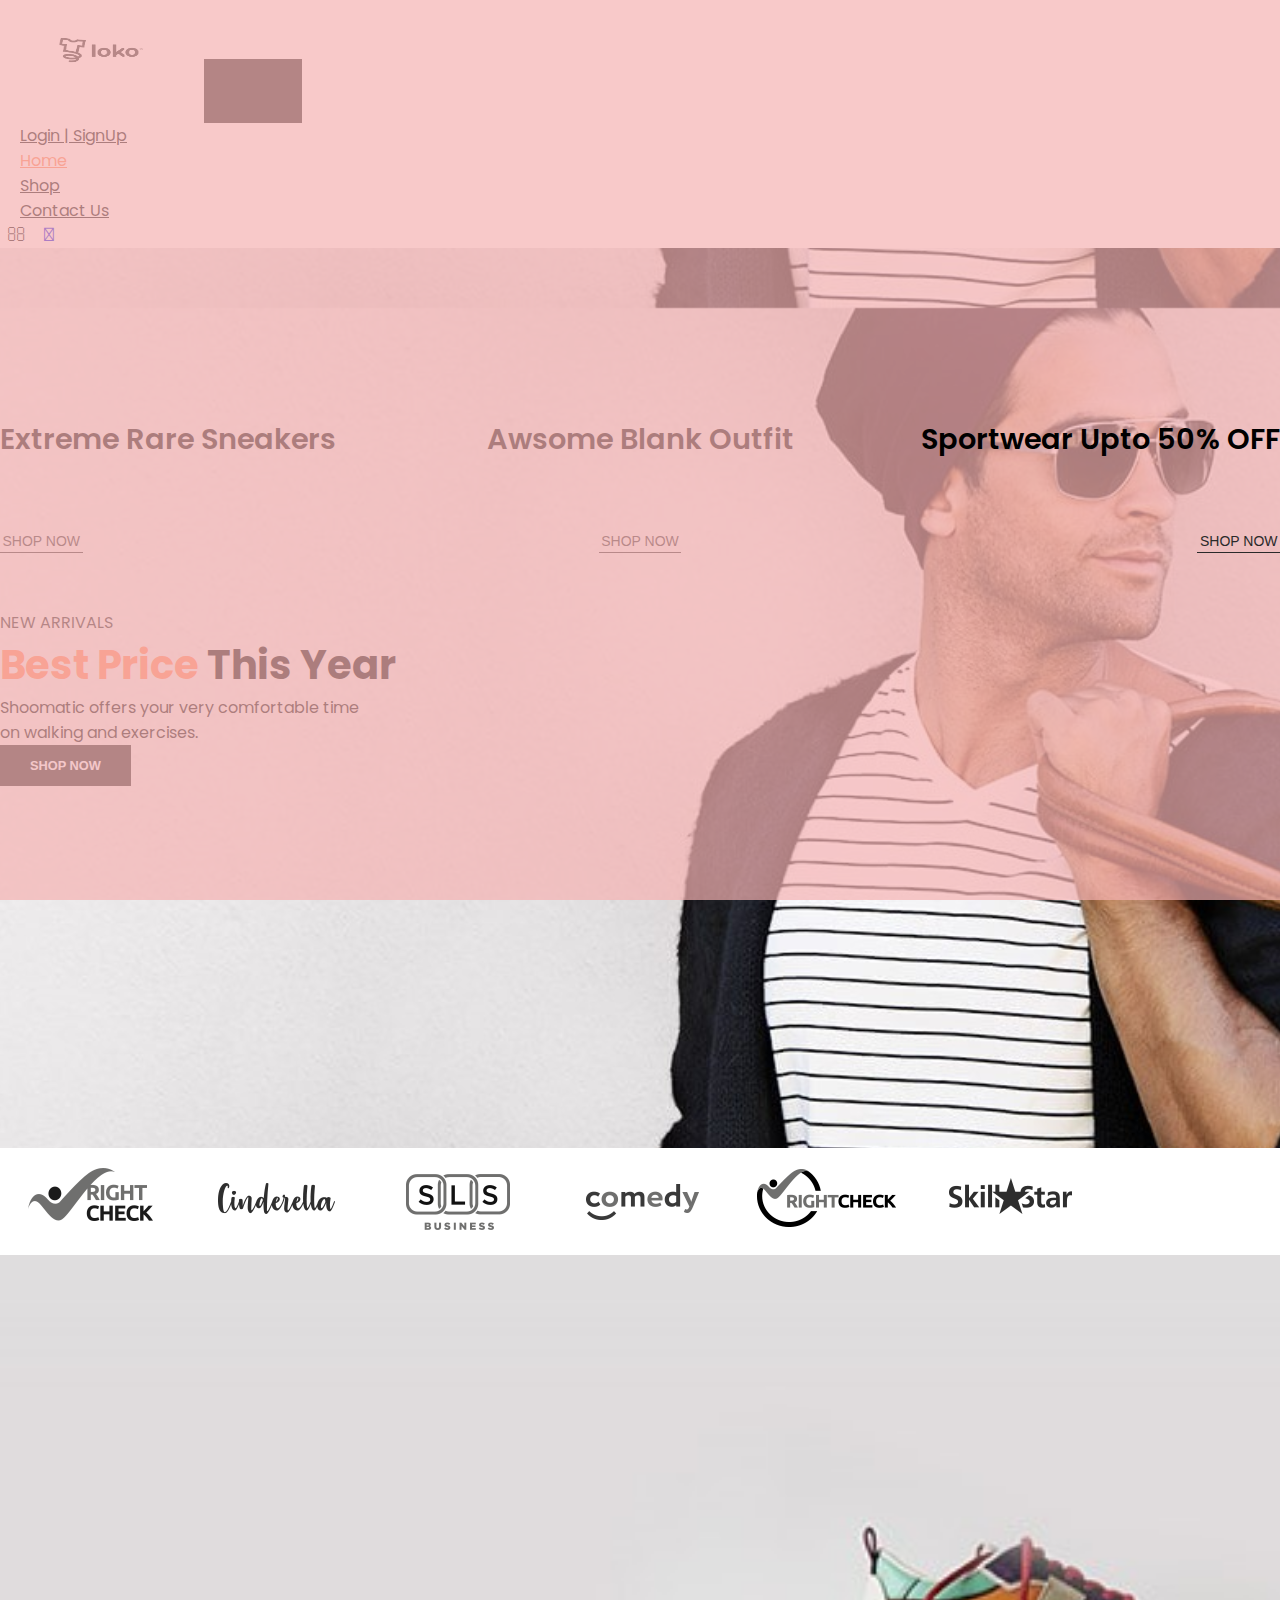
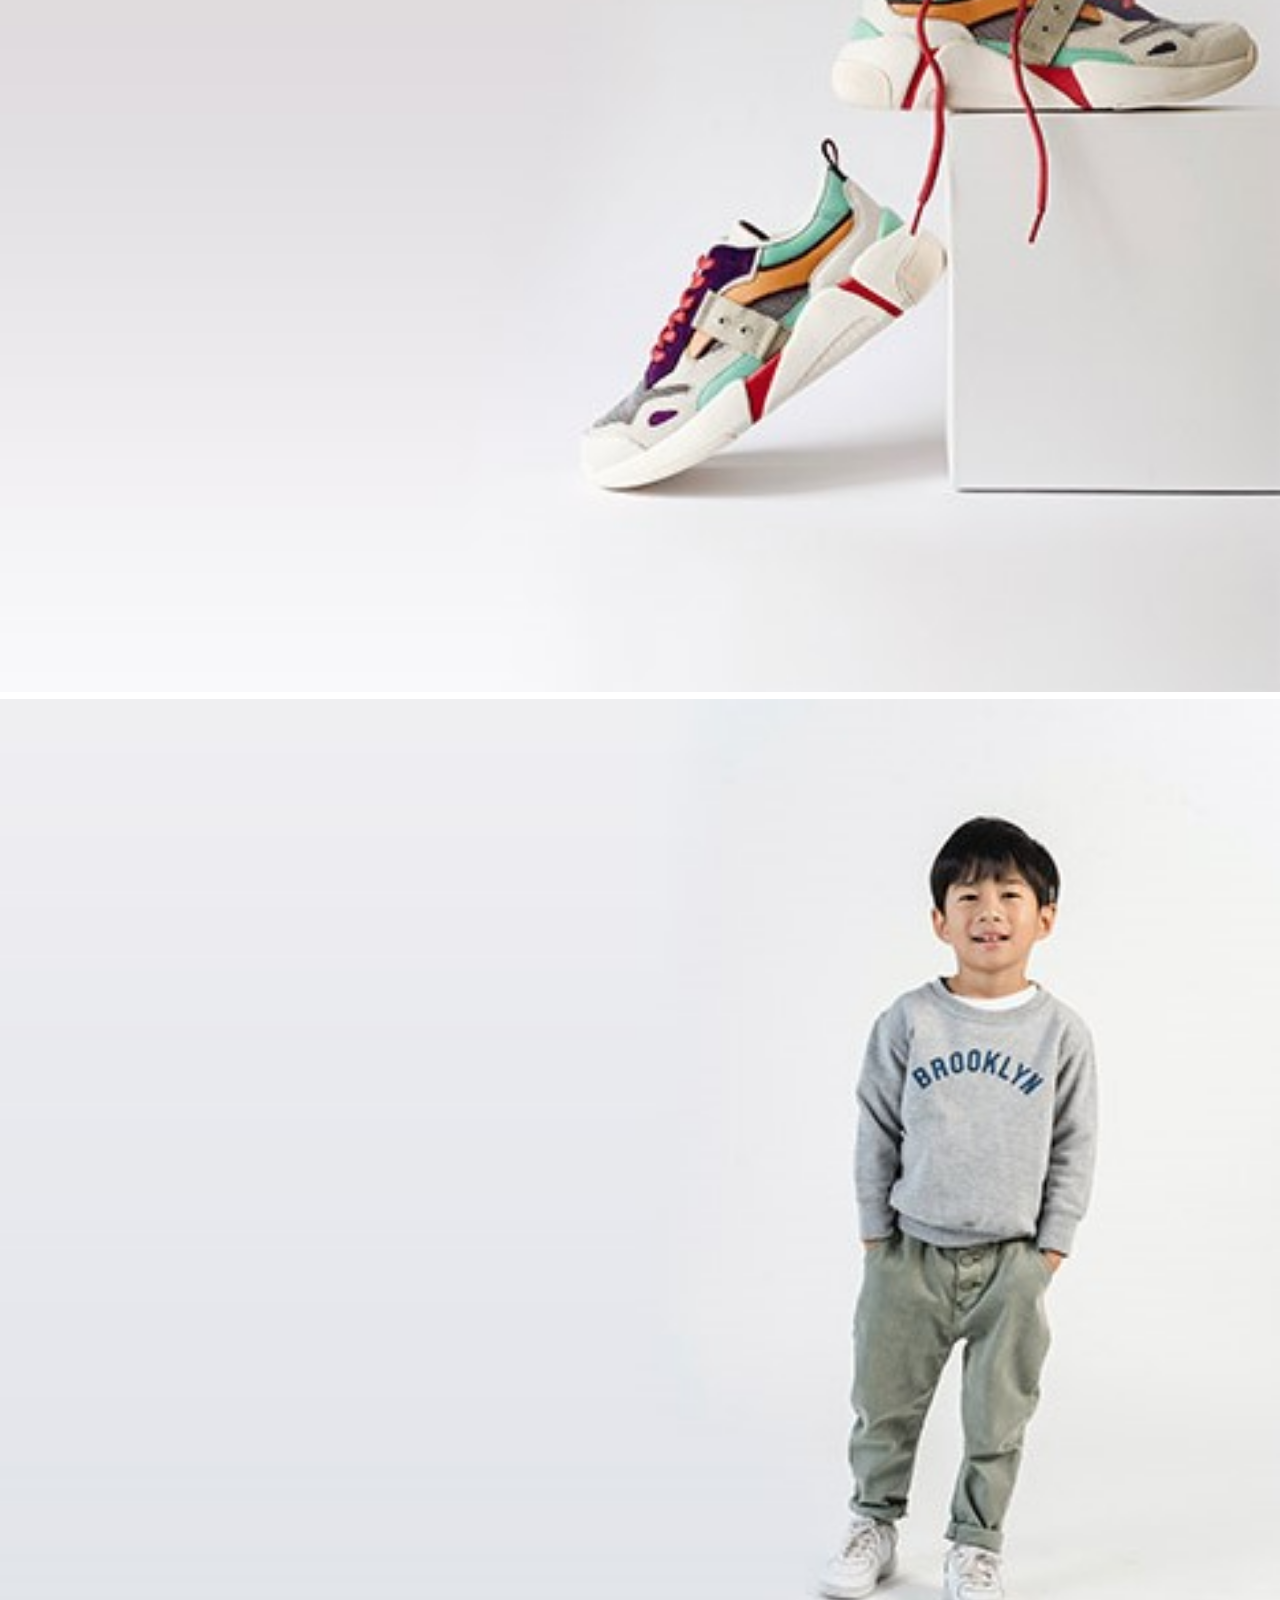
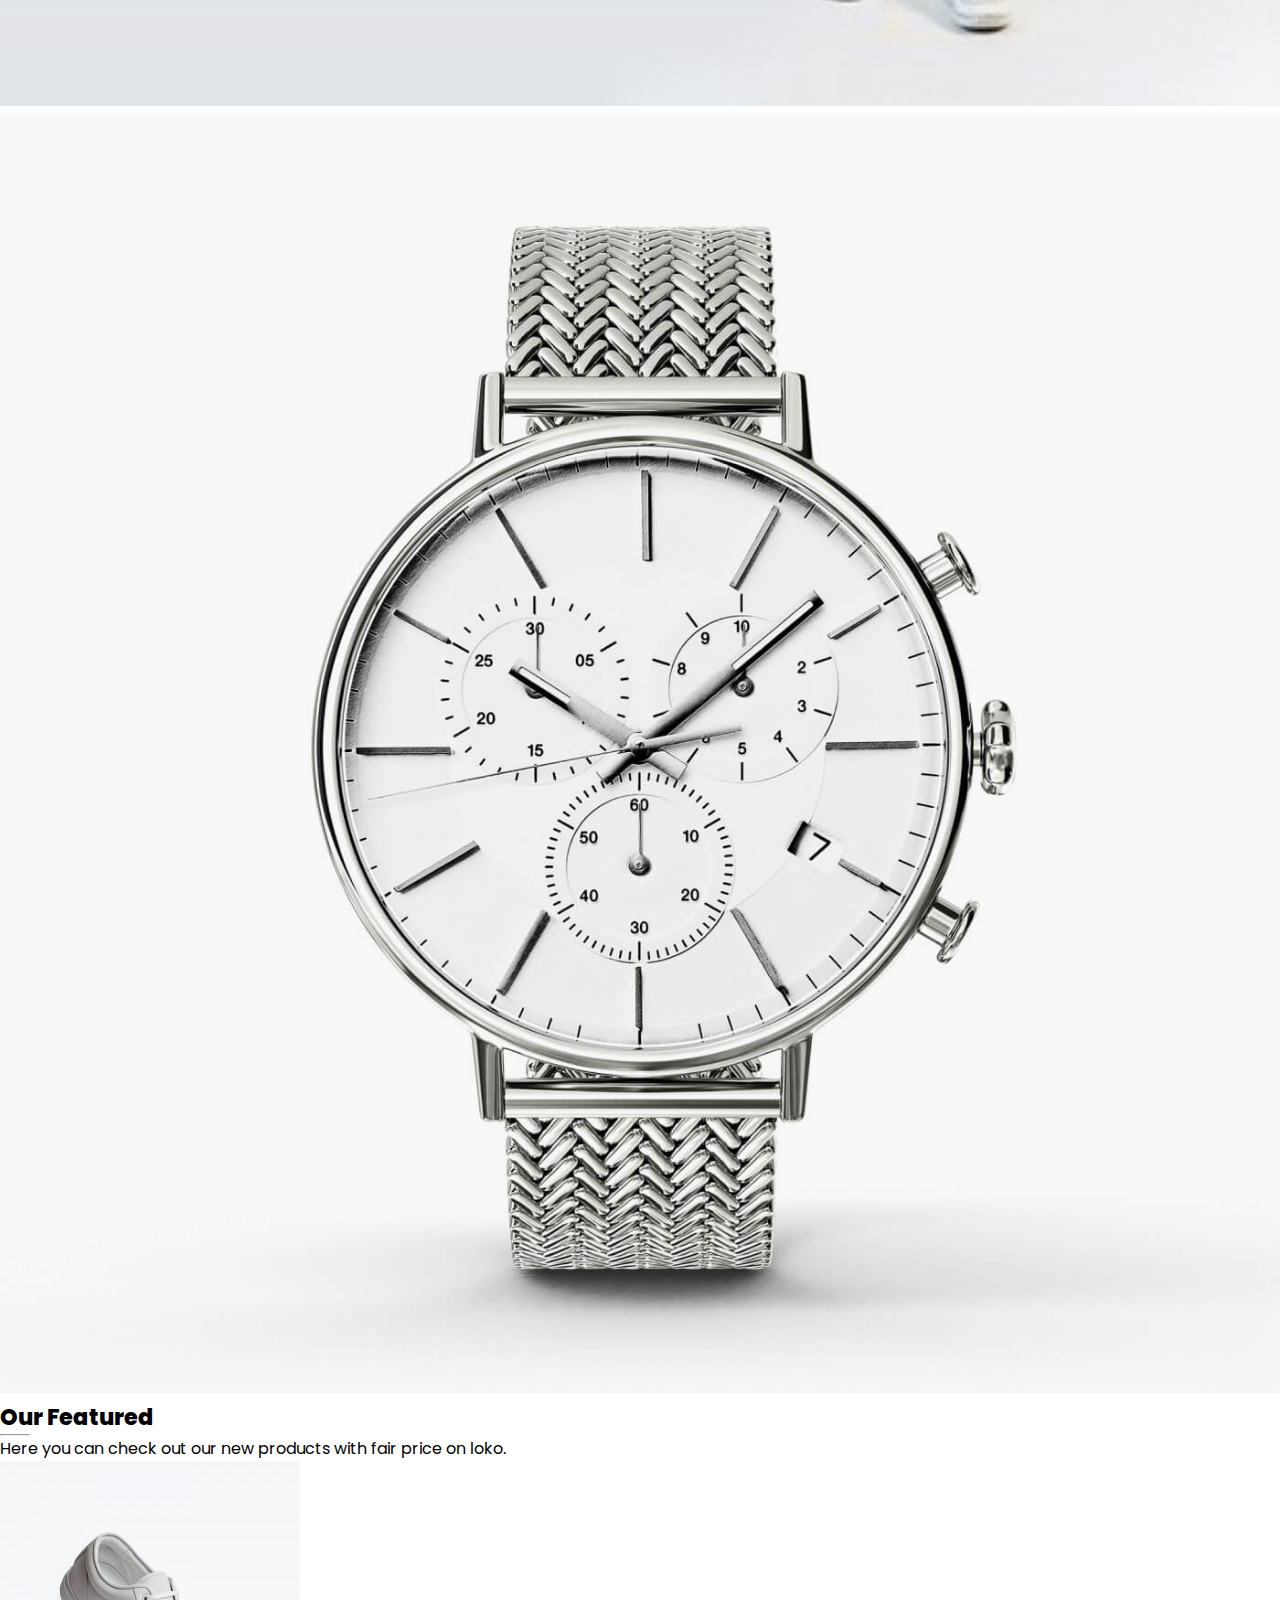
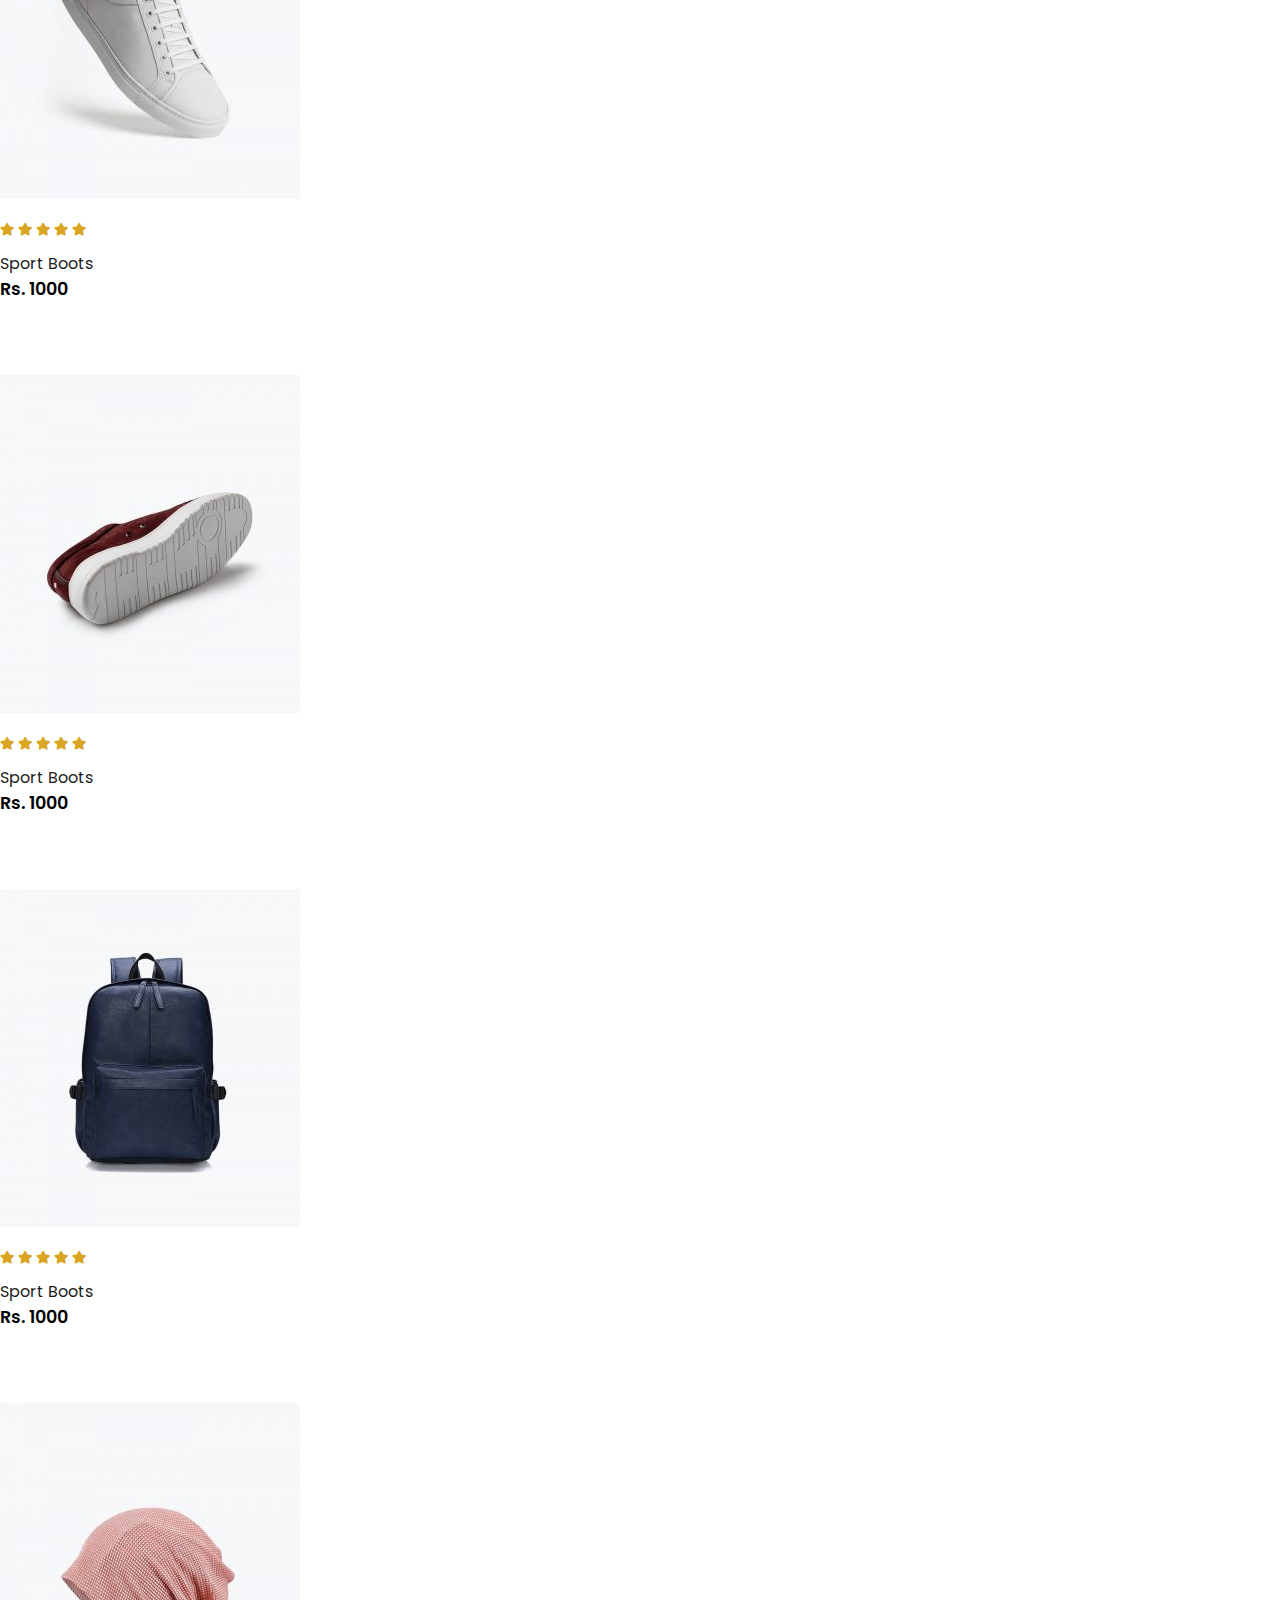
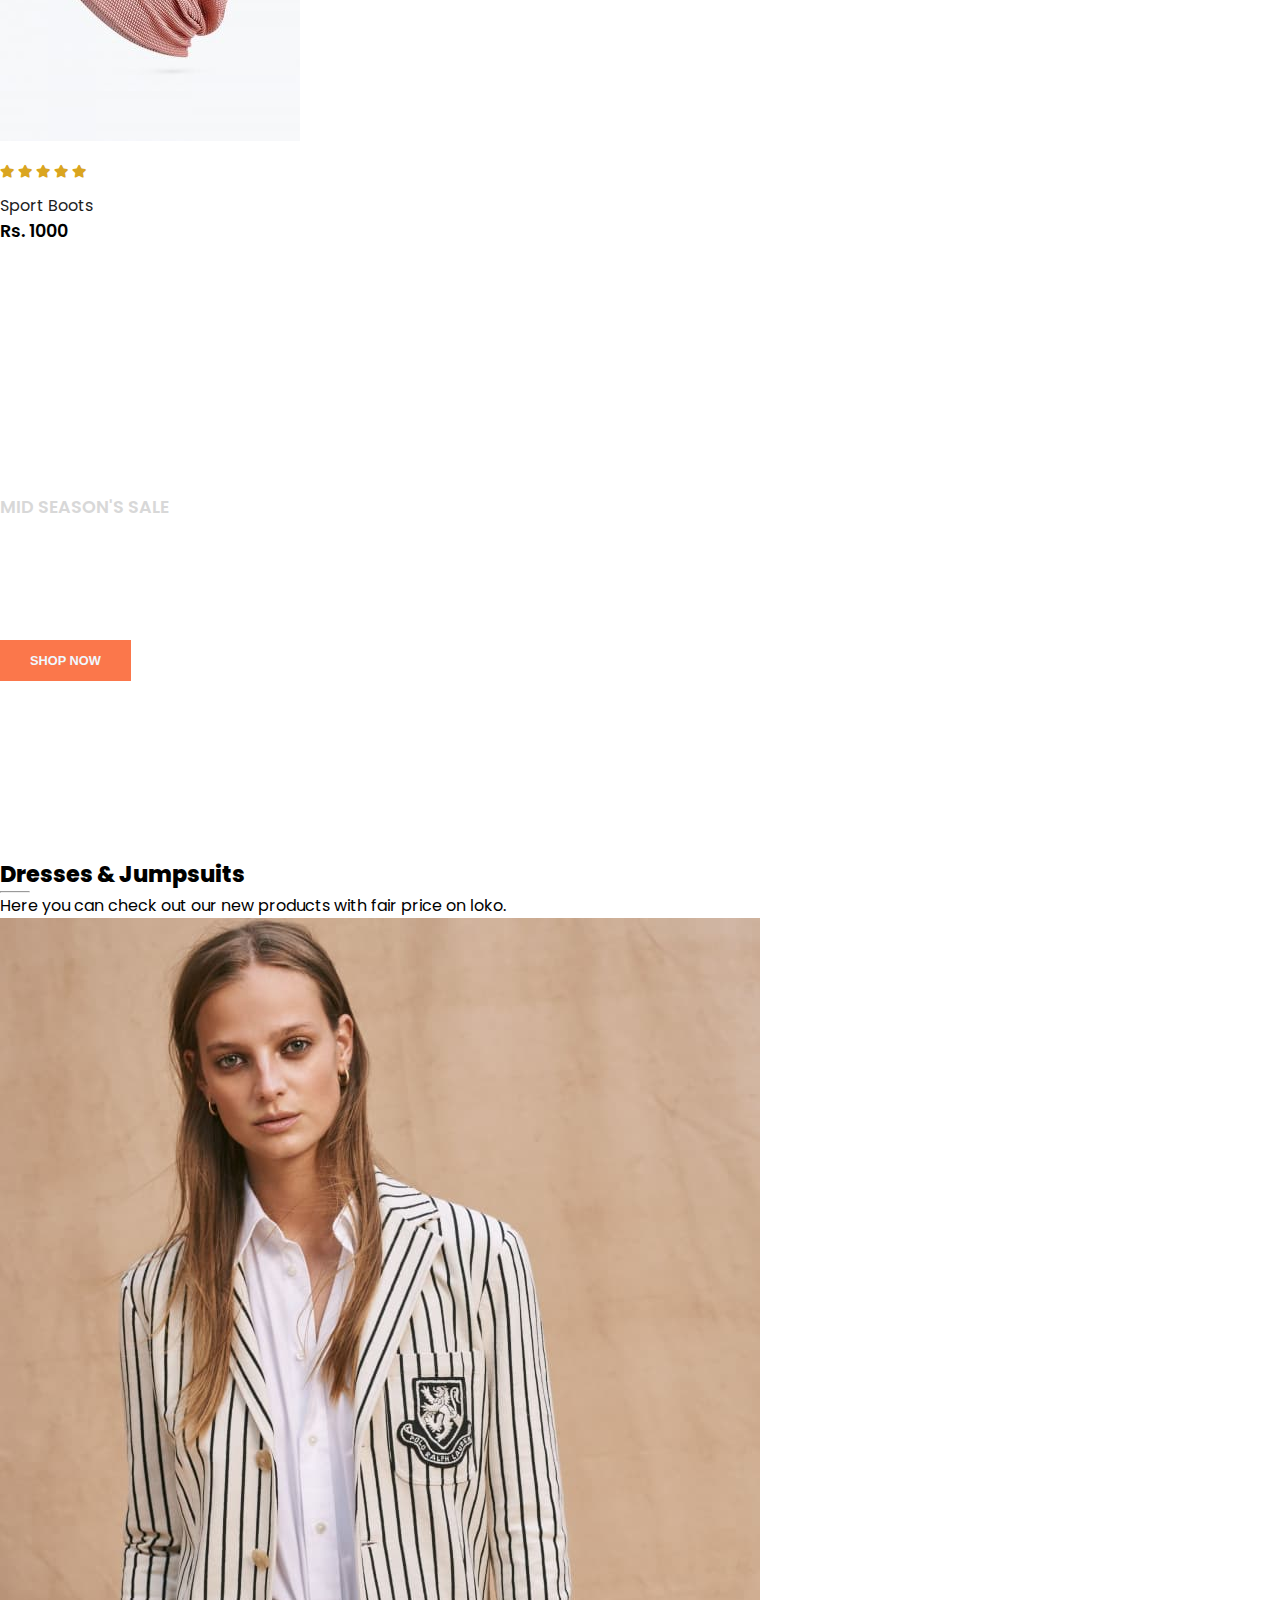
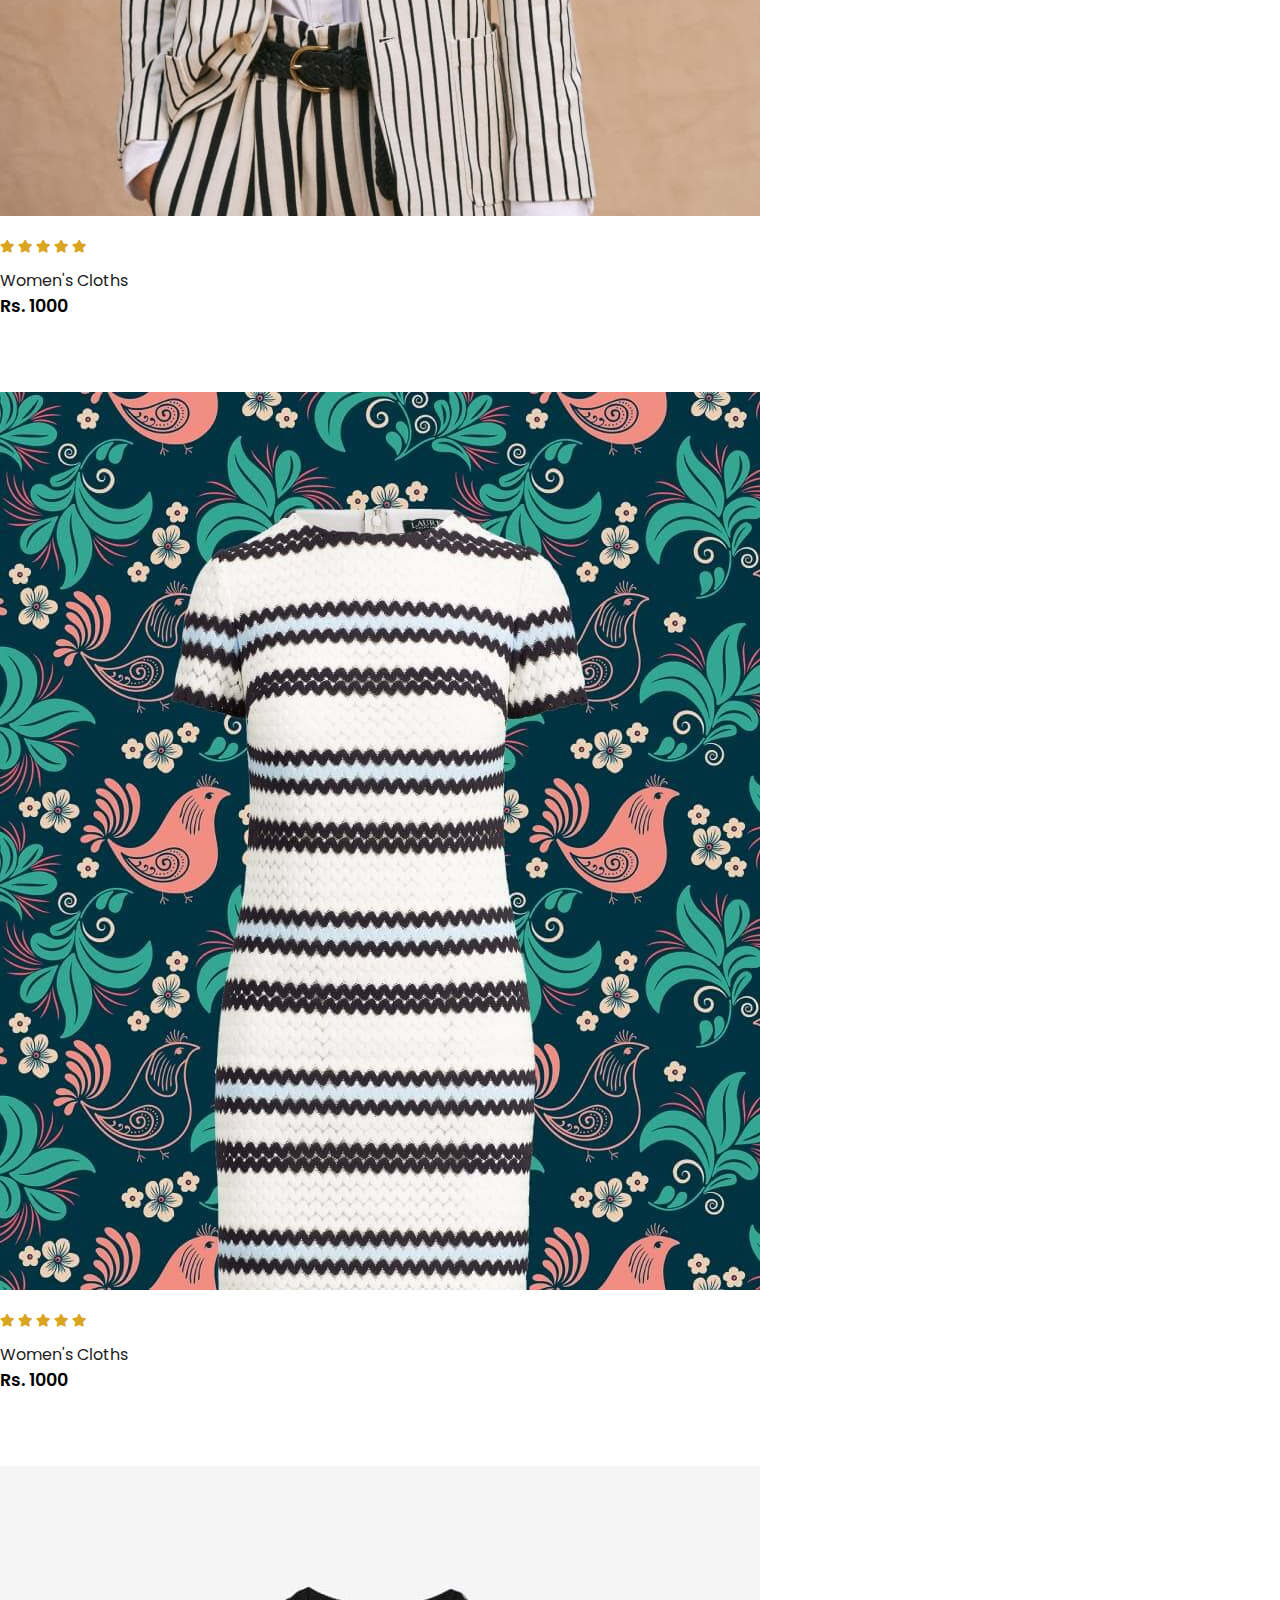
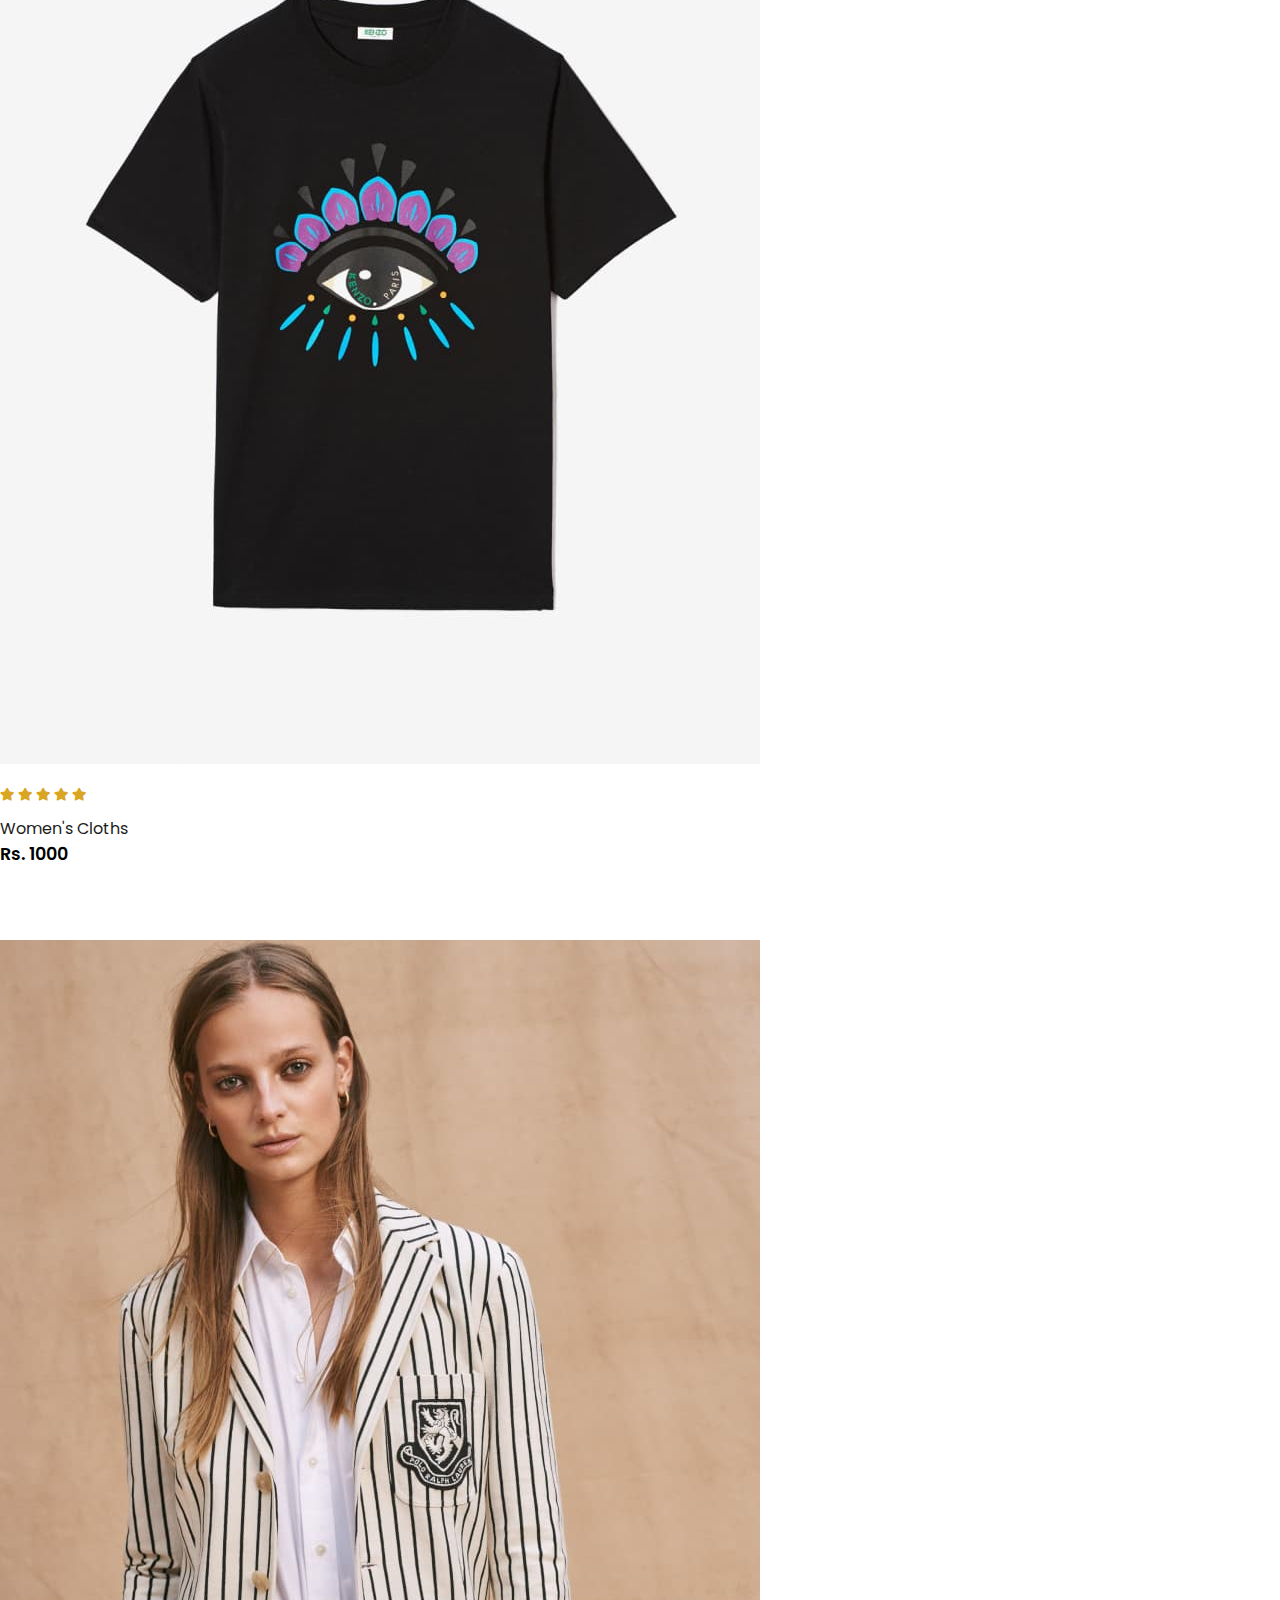
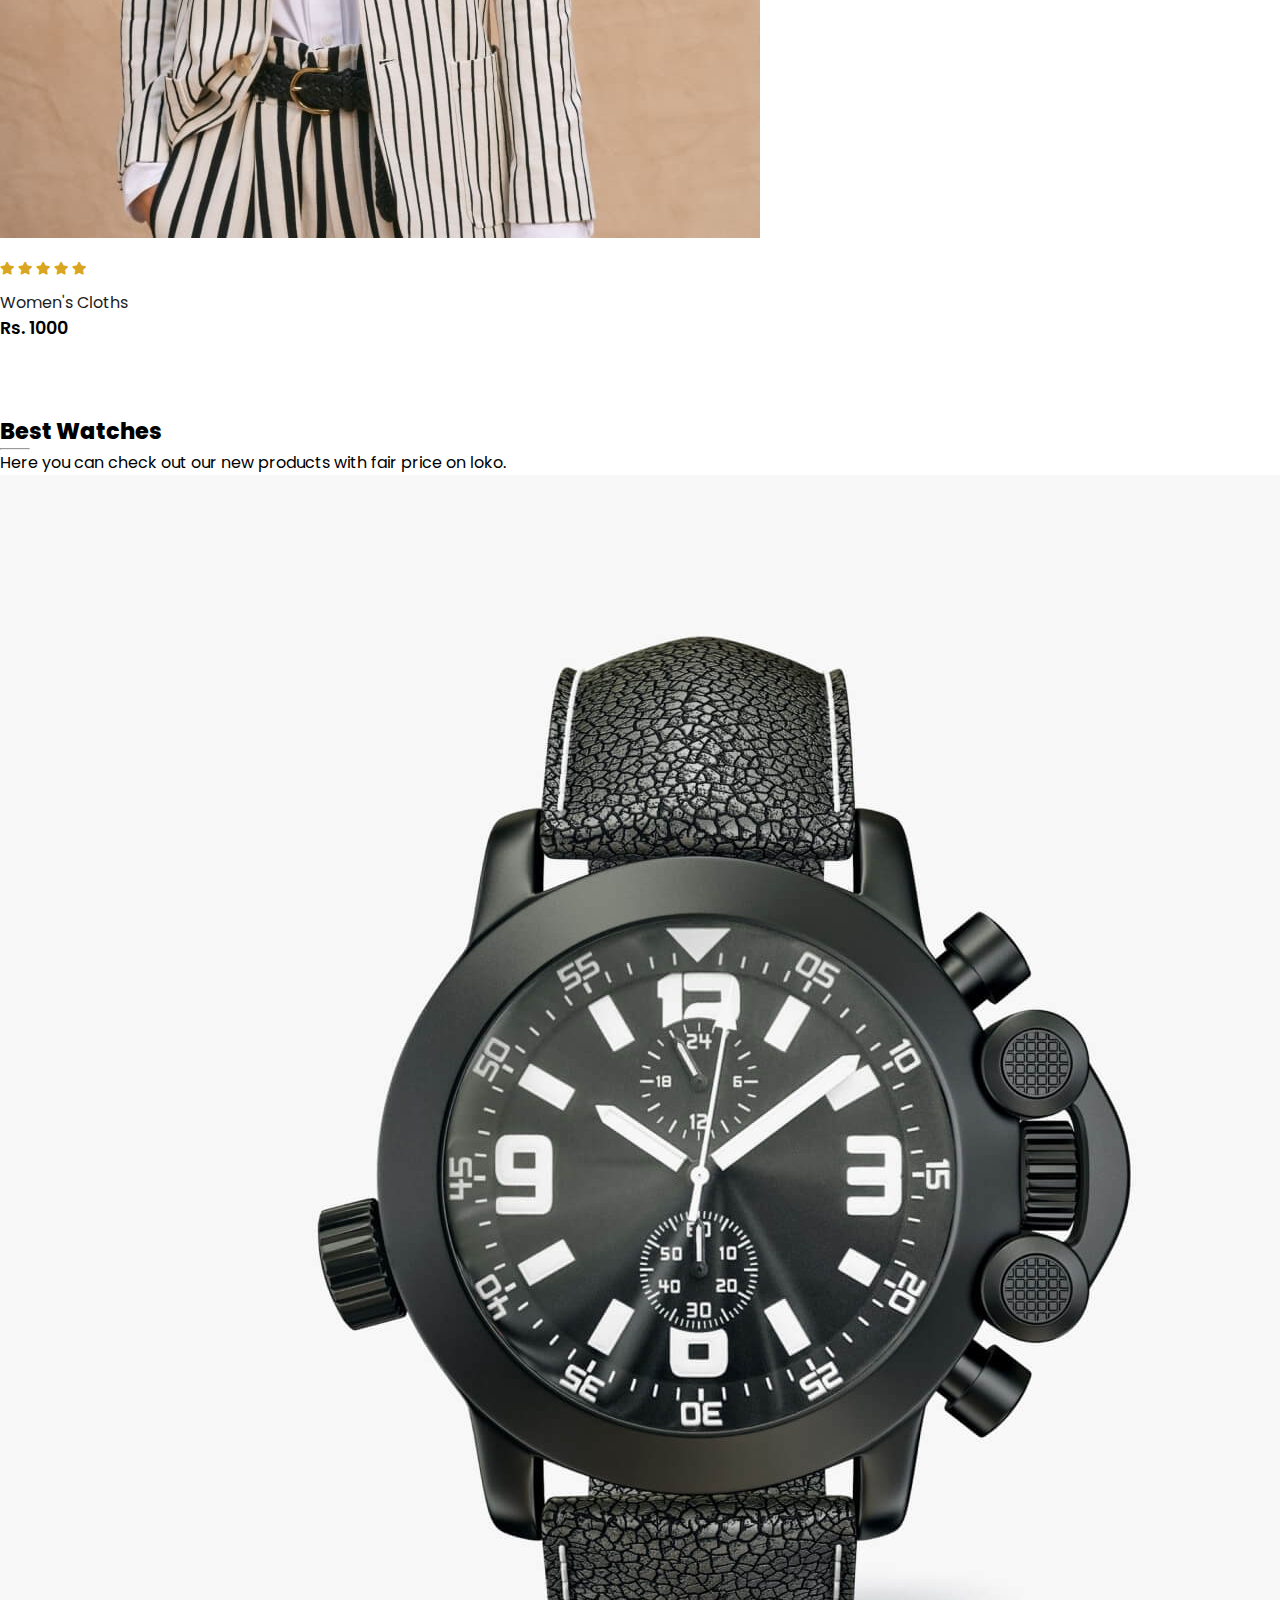
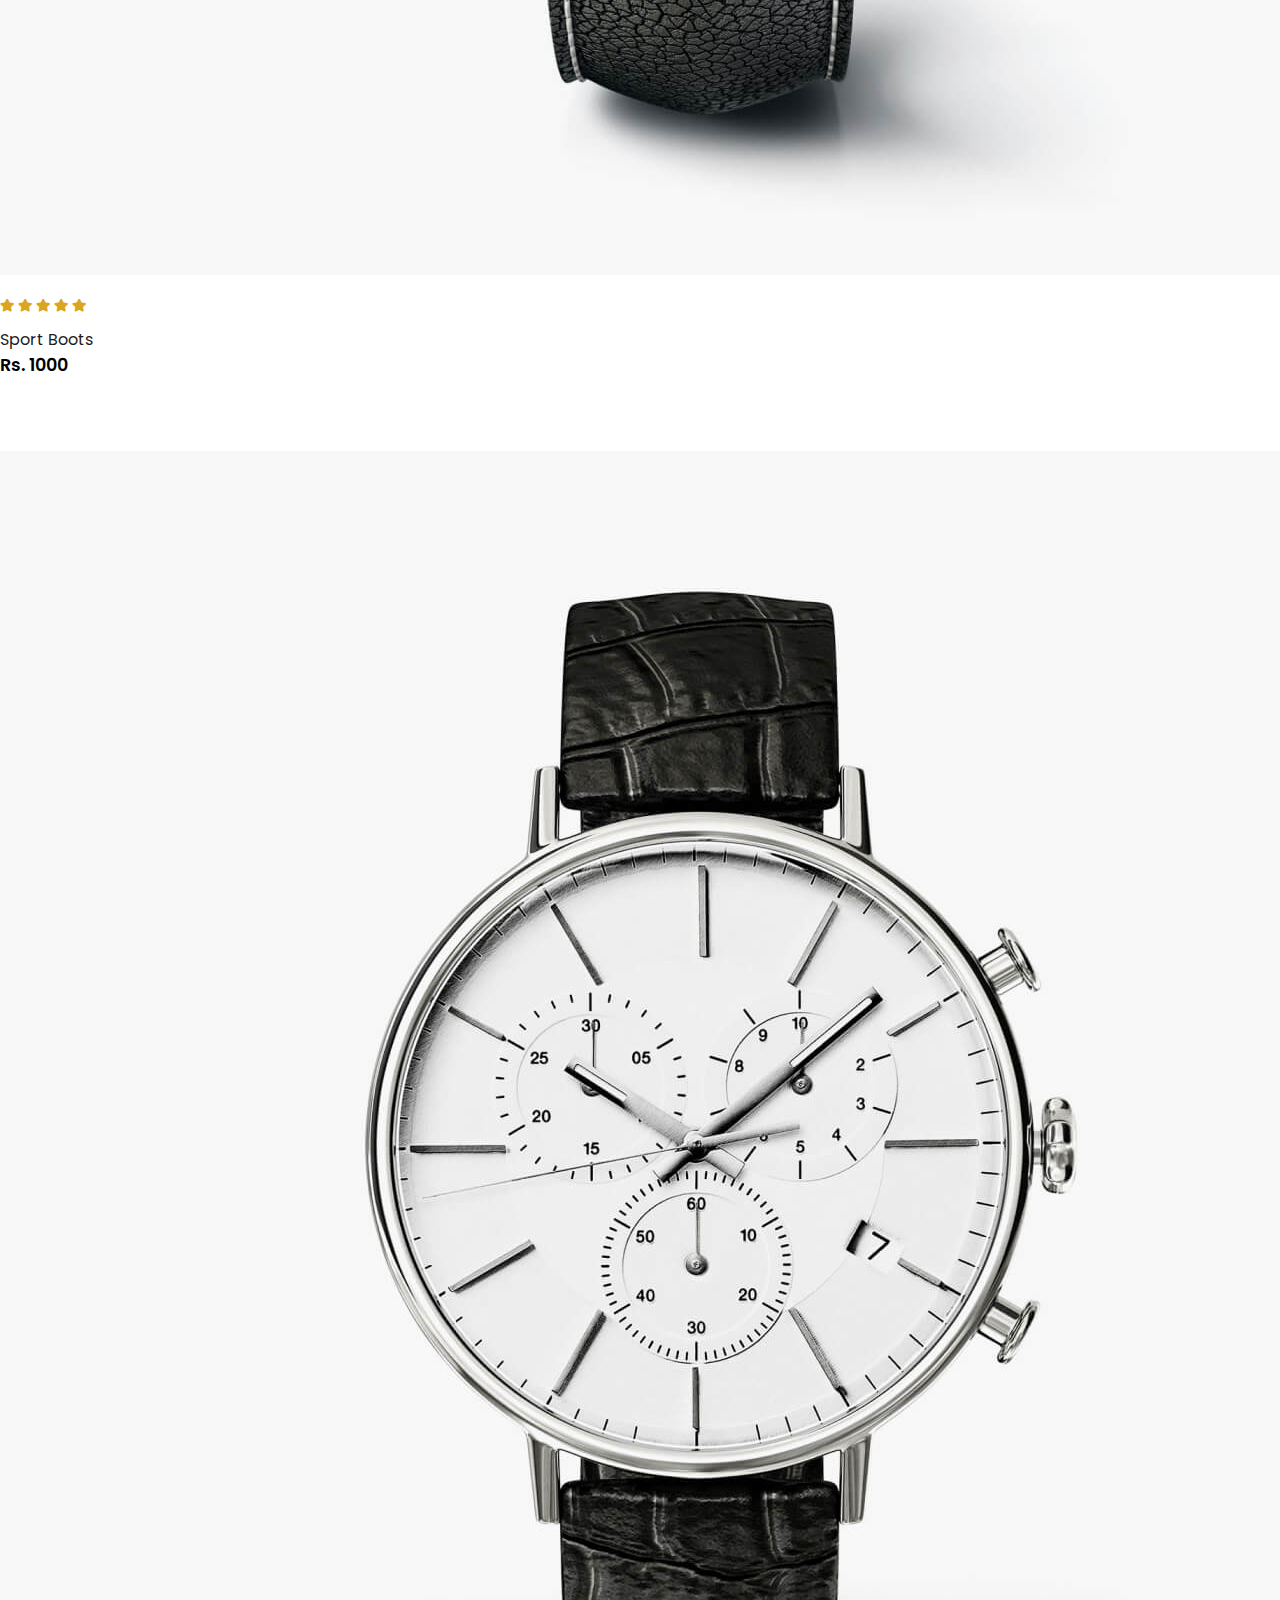
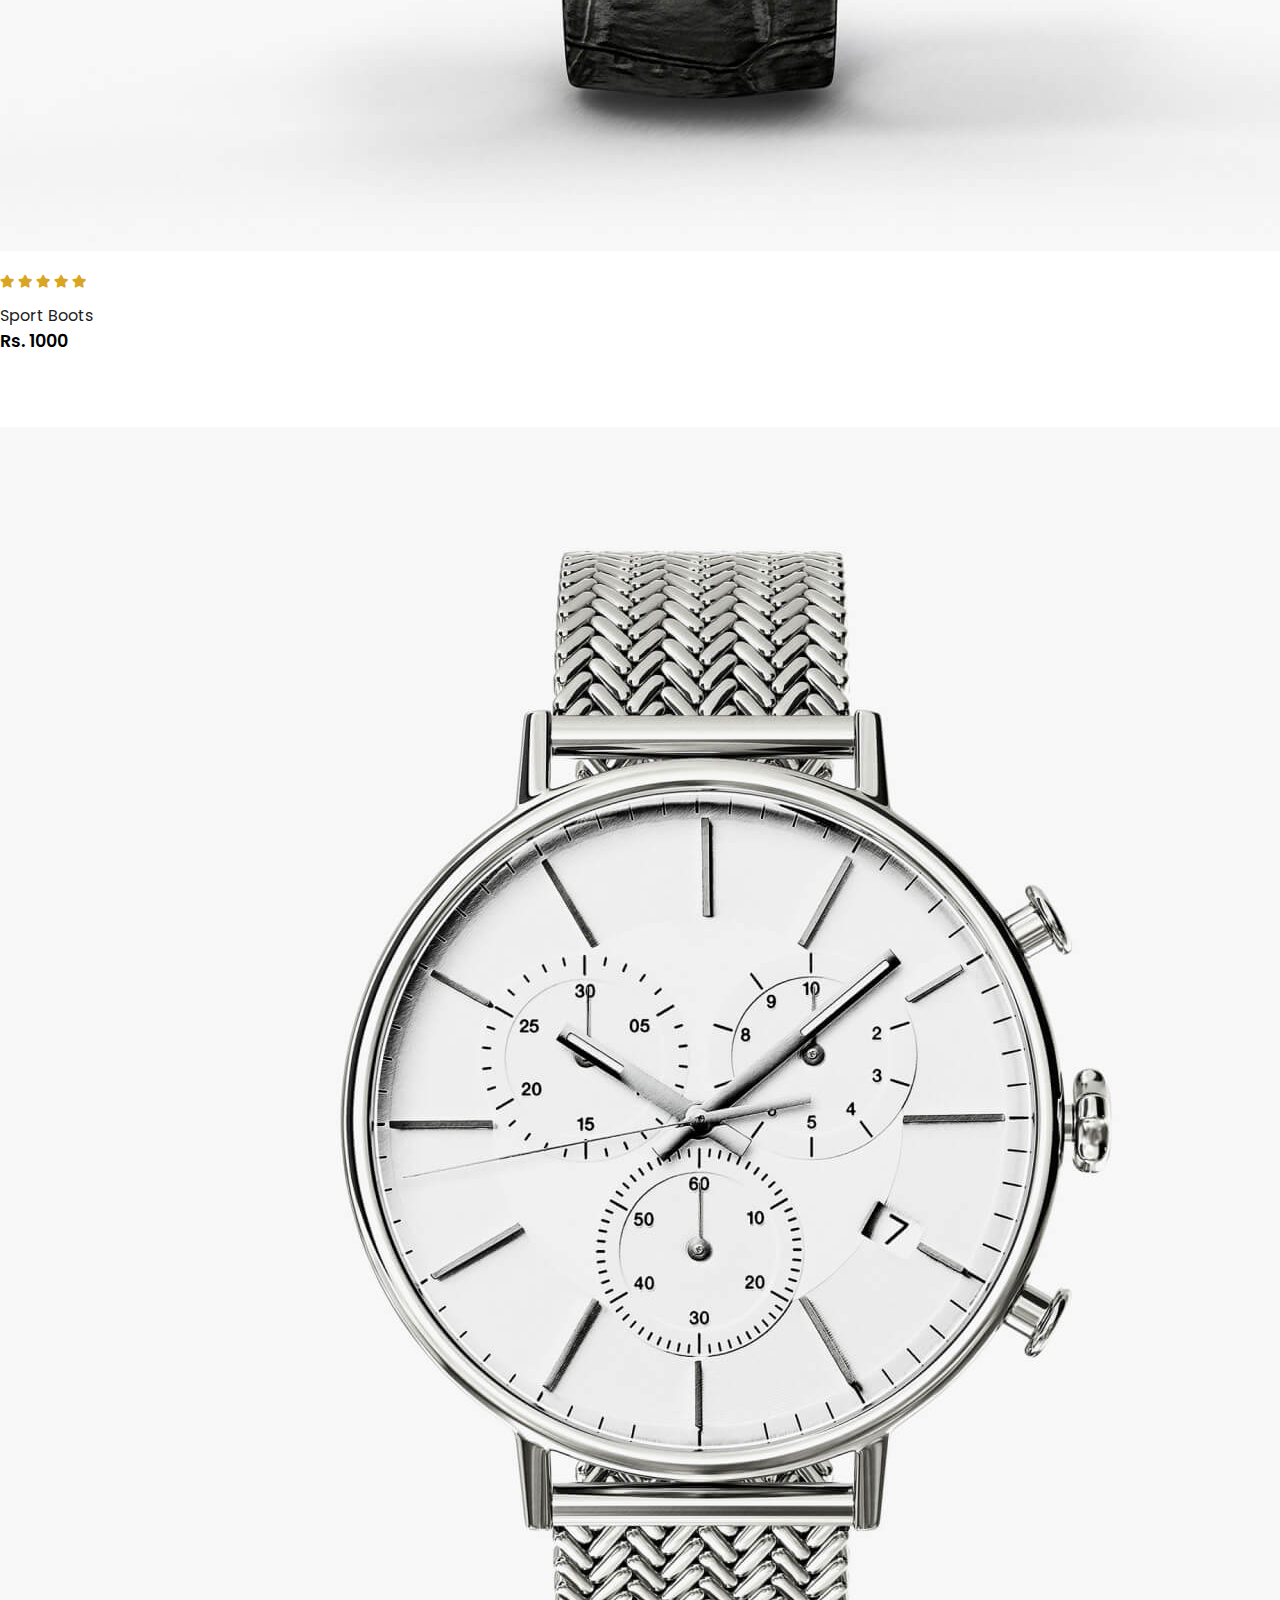
<file: index.html>
<!DOCTYPE html>
<html lang="en">
  <head>
    <meta charset="UTF-8" />
    <meta http-equiv="X-UA-Compatible" content="IE=edge" />
    <meta name="viewport" content="width=device-width, initial-scale=1.0" />
    <title>Home</title>

    <link
      rel="stylesheet"
      href="https://stackpath.bootstrapcdn.com/bootstrap/4.1.3/css/bootstrap.min.css"
      integrity="sha384-MCw98/SFnGE8fJT3GXwEOngsV7Zt27NXFoaoApmYm81iuXoPkFOJwJ8ERdknLPMO"
      crossorigin="anonymous" />

    <link
      rel="stylesheet"
      href="https://pro.fontawesome.com/releases/v5.10.0/css/all.css" />
    <link
      href="https://cdn.jsdelivr.net/npm/bootstrap@5.3.1/dist/css/bootstrap.min.css"
      rel="stylesheet"
      integrity="sha384-4bw+/aepP/YC94hEpVNVgiZdgIC5+VKNBQNGCHeKRQN+PtmoHDEXuppvnDJzQIu9"
      crossorigin="anonymous" />
    <link rel="stylesheet" href="style.css" />
  </head>

  <body>
    <!-- NAVIGATION -->
    <nav class="navbar navbar-expand-lg navbar-light bg-white py-3 fixed-top">
      <div class="container">
        <img class="logo" src="img/logo.png " alt="" />
        <button
          class="navbar-toggler"
          type="button"
          data-bs-toggle="collapse"
          data-bs-target="#navbarSupportedContent"
          aria-controls="navbarSupportedContent"
          aria-expanded="false"
          aria-label="Toggle navigation">
          <span><i id="bar" class="fas fa-bars"></i></span>
        </button>
        <div class="collapse navbar-collapse" id="navbarSupportedContent">
          <ul class="navbar-nav ml-auto">
            <li class="nav-item">
              <a class="nav-link" href="LoginSignup.html">Login | SignUp</a>
            </li>
            <li class="nav-item">
              <a class="nav-link active" href="#">Home</a>
            </li>
            <li class="nav-item">
              <a class="nav-link" href="shop.html">Shop</a>
            </li>
            <li class="nav-item">
              <a class="nav-link" href="contactUs.html">Contact Us</a>
            </li>
            <li class="nav-item">
                <i class="fal fa-search"></i>
                <a href="cart.html"><i class="fal fa-shopping-bag"></i></a>
            </li>
        </div>
      </div>
    </nav>

    <section id="home">
      <div class="container">
        <h5>NEW ARRIVALS</h5>
        <h1><span>Best Price</span> This Year</h1>
        <p>Shoomatic offers your very comfortable time<br>on walking and exercises.</p>
        <button>Shop Now</button>
      </div>
    </section>

    <section id="brand" class="container">
      <div class="row m-0 py-5">
        <img class="img-fluid col-lg-2 col-md-4 col-6" src="img/brand/1.png" alt="">
        <img class="img-fluid col-lg-2 col-md-4 col-6" src="img/brand/2.png" alt="">
        <img class="img-fluid col-lg-2 col-md-4 col-6" src="img/brand/3.png" alt="">
        <img class="img-fluid col-lg-2 col-md-4 col-6" src="img/brand/4.png" alt="">
        <img class="img-fluid col-lg-2 col-md-4 col-6" src="img/brand/5.png" alt="">
        <img class="img-fluid col-lg-2 col-md-4 col-6" src="img/brand/6.png" alt="">
      </div>
    </section>

    <section id="new" class="w-100">
      <div class="row p-0 m-0">
        <div class="one col-lg-4 col-md-12 col-12 p-0">
          <img class="img-fluid" src="img/new/1.jpg" alt="">
          <div class="details">
            <h2>Extreme Rare Sneakers</h2>
            <button class="text-uppercase">Shop now</button>
          </div>
        </div>
        <div class="one col-lg-4 col-md-12 col-12 p-0">
          <img class="img-fluid" src="img/new/2.jpg" alt="">
          <div class="details">
            <h2>Awsome Blank Outfit</h2>
            <button class="text-uppercase">Shop now</button>
          </div>
        </div>
        <div class="one col-lg-4 col-md-12 col-12 p-0">
          <img class="img-fluid" src="img/new/3.jpg" alt="">
          <div class="details">
            <h2>Sportwear Upto 50% OFF</h2>
            <button class="text-uppercase">Shop now</button>
          </div>
        </div>
      </div>
    </section>

    <section id="featured" class="my-5 pb-5">
      <div class="container text-center mt-5 py-5">
        <h3>Our Featured</h3>
        <hr class="mx-auto">
        <p>Here you can check out our new products with fair price on loko.</p>
      </div>
      <div class="row mx-auto container-fluid">
        <div class="product text-center col-lg-3 col-md-4 col-12">
          <img class="img-fluid mb-3" src="img/featured/1.jpg" alt="">
          <div class="star">
            <i class="fas fa-star"></i>
            <i class="fas fa-star"></i>
            <i class="fas fa-star"></i>
            <i class="fas fa-star"></i>
            <i class="fas fa-star"></i>
          </div>
          <h5 class="p-name">Sport Boots</h5>
          <h4 class="p-price">Rs. 1000</h4>
          <button class="buy-btn">Buy Now</button>
        </div>
        <div class="product text-center col-lg-3 col-md-4 col-12">
          <img class="img-fluid mb-3" src="img/featured/2.jpg" alt="">
          <div class="star">
            <i class="fas fa-star"></i>
            <i class="fas fa-star"></i>
            <i class="fas fa-star"></i>
            <i class="fas fa-star"></i>
            <i class="fas fa-star"></i>
          </div>
          <h5 class="p-name">Sport Boots</h5>
          <h4 class="p-price">Rs. 1000</h4>
          <button class="buy-btn">Buy Now</button>
        </div>
        <div class="product text-center col-lg-3 col-md-4 col-12">
          <img class="img-fluid mb-3" src="img/featured/3.jpg" alt="">
          <div class="star">
            <i class="fas fa-star"></i>
            <i class="fas fa-star"></i>
            <i class="fas fa-star"></i>
            <i class="fas fa-star"></i>
            <i class="fas fa-star"></i>
          </div>
          <h5 class="p-name">Sport Boots</h5>
          <h4 class="p-price">Rs. 1000</h4>
          <button class="buy-btn">Buy Now</button>
        </div>
        <div class="product text-center col-lg-3 col-md-4 col-12">
          <img class="img-fluid mb-3" src="img/featured/4.jpg" alt="">
          <div class="star">
            <i class="fas fa-star"></i>
            <i class="fas fa-star"></i>
            <i class="fas fa-star"></i>
            <i class="fas fa-star"></i>
            <i class="fas fa-star"></i>
          </div>
          <h5 class="p-name">Sport Boots</h5>
          <h4 class="p-price">Rs. 1000</h4>
          <button class="buy-btn">Buy Now</button>
        </div>
      </div>
    </section>

    <section id="banner" class="my-5 py-5">
      <div class="container">
        <h4>MID SEASON'S SALE</h4>
        <h1>Autum Collection<br>UP TO 20% OFF</h1>
        <button class="text-uppercase">Shop Now</button>
      </div>
    </section>

    <section id="cloths" class="my-5">
      <div class="container text-center mt-5 py-5">
        <h3>Dresses & Jumpsuits</h3>
        <hr class="mx-auto">
        <p>Here you can check out our new products with fair price on loko.</p>
      </div>
      <div class="row mx-auto container-fluid">
        <div class="product text-center col-lg-3 col-md-4 col-12">
          <img class="img-fluid mb-3" src="img/clothes/1.jpg" alt="">
          <div class="star">
            <i class="fas fa-star"></i>
            <i class="fas fa-star"></i>
            <i class="fas fa-star"></i>
            <i class="fas fa-star"></i>
            <i class="fas fa-star"></i>
          </div>
          <h5 class="p-name">Women's Cloths</h5>
          <h4 class="p-price">Rs. 1000</h4>
          <button class="buy-btn">Buy Now</button>
        </div>
        <div class="product text-center col-lg-3 col-md-4 col-12">
          <img class="img-fluid mb-3" src="img/clothes/2.jpg" alt="">
          <div class="star">
            <i class="fas fa-star"></i>
            <i class="fas fa-star"></i>
            <i class="fas fa-star"></i>
            <i class="fas fa-star"></i>
            <i class="fas fa-star"></i>
          </div>
          <h5 class="p-name">Women's Cloths</h5>
          <h4 class="p-price">Rs. 1000</h4>
          <button class="buy-btn">Buy Now</button>
        </div>
        <div class="product text-center col-lg-3 col-md-4 col-12">
          <img class="img-fluid mb-3" src="img/clothes/3.jpg" alt="">
          <div class="star">
            <i class="fas fa-star"></i>
            <i class="fas fa-star"></i>
            <i class="fas fa-star"></i>
            <i class="fas fa-star"></i>
            <i class="fas fa-star"></i>
          </div>
          <h5 class="p-name">Women's Cloths</h5>
          <h4 class="p-price">Rs. 1000</h4>
          <button class="buy-btn">Buy Now</button>
        </div>
        <div class="product text-center col-lg-3 col-md-4 col-12">
          <img class="img-fluid mb-3" src="img/clothes/1.jpg" alt="">
          <div class="star">
            <i class="fas fa-star"></i>
            <i class="fas fa-star"></i>
            <i class="fas fa-star"></i>
            <i class="fas fa-star"></i>
            <i class="fas fa-star"></i>
          </div>
          <h5 class="p-name">Women's Cloths</h5>
          <h4 class="p-price">Rs. 1000</h4>
          <button class="buy-btn">Buy Now</button>
        </div>
      </div>
    </section>

    <section id="watches" class="my-5">
      <div class="container text-center mt-5 py-5">
        <h3>Best Watches</h3>
        <hr class="mx-auto">
        <p>Here you can check out our new products with fair price on loko.</p>
      </div>
      <div class="row mx-auto container-fluid">
        <div class="product text-center col-lg-3 col-md-4 col-12">
          <img class="img-fluid mb-3" src="img/watches/1.jpg" alt="">
          <div class="star">
            <i class="fas fa-star"></i>
            <i class="fas fa-star"></i>
            <i class="fas fa-star"></i>
            <i class="fas fa-star"></i>
            <i class="fas fa-star"></i>
          </div>
          <h5 class="p-name">Sport Boots</h5>
          <h4 class="p-price">Rs. 1000</h4>
          <button class="buy-btn">Buy Now</button>
        </div>
        <div class="product text-center col-lg-3 col-md-4 col-12">
          <img class="img-fluid mb-3" src="img/watches/2.jpg" alt="">
          <div class="star">
            <i class="fas fa-star"></i>
            <i class="fas fa-star"></i>
            <i class="fas fa-star"></i>
            <i class="fas fa-star"></i>
            <i class="fas fa-star"></i>
          </div>
          <h5 class="p-name">Sport Boots</h5>
          <h4 class="p-price">Rs. 1000</h4>
          <button class="buy-btn">Buy Now</button>
        </div>
        <div class="product text-center col-lg-3 col-md-4 col-12">
          <img class="img-fluid mb-3" src="img/watches/3.jpg" alt="">
          <div class="star">
            <i class="fas fa-star"></i>
            <i class="fas fa-star"></i>
            <i class="fas fa-star"></i>
            <i class="fas fa-star"></i>
            <i class="fas fa-star"></i>
          </div>
          <h5 class="p-name">Sport Boots</h5>
          <h4 class="p-price">Rs. 1000</h4>
          <button class="buy-btn">Buy Now</button>
        </div>
        <div class="product text-center col-lg-3 col-md-4 col-12">
          <img class="img-fluid mb-3" src="img/watches/4.jpg" alt="">
          <div class="star">
            <i class="fas fa-star"></i>
            <i class="fas fa-star"></i>
            <i class="fas fa-star"></i>
            <i class="fas fa-star"></i>
            <i class="fas fa-star"></i>
          </div>
          <h5 class="p-name">Sport Boots</h5>
          <h4 class="p-price">Rs. 1000</h4>
          <button class="buy-btn">Buy Now</button>
        </div>
      </div>
    </section>

    <section id="shoes" class="my-5">
      <div class="container text-center mt-5 py-5">
        <h3>Running Shoes</h3>
        <hr class="mx-auto">
        <p>Here you can check out our new products with fair price on loko.</p>
      </div>
      <div class="row mx-auto container-fluid">
        <div class="product text-center col-lg-3 col-md-4 col-12">
          <img class="img-fluid mb-3" src="img/shoes/1.jpg" alt="">
          <div class="star">
            <i class="fas fa-star"></i>
            <i class="fas fa-star"></i>
            <i class="fas fa-star"></i>
            <i class="fas fa-star"></i>
            <i class="fas fa-star"></i>
          </div>
          <h5 class="p-name">Sport Boots</h5>
          <h4 class="p-price">Rs. 1000</h4>
          <button class="buy-btn">Buy Now</button>
        </div>
        <div class="product text-center col-lg-3 col-md-4 col-12">
          <img class="img-fluid mb-3" src="img/shoes/2.jpg" alt="">
          <div class="star">
            <i class="fas fa-star"></i>
            <i class="fas fa-star"></i>
            <i class="fas fa-star"></i>
            <i class="fas fa-star"></i>
            <i class="fas fa-star"></i>
          </div>
          <h5 class="p-name">Sport Boots</h5>
          <h4 class="p-price">Rs. 1000</h4>
          <button class="buy-btn">Buy Now</button>
        </div>
        <div class="product text-center col-lg-3 col-md-4 col-12">
          <img class="img-fluid mb-3" src="img/shoes/3.jpg" alt="">
          <div class="star">
            <i class="fas fa-star"></i>
            <i class="fas fa-star"></i>
            <i class="fas fa-star"></i>
            <i class="fas fa-star"></i>
            <i class="fas fa-star"></i>
          </div>
          <h5 class="p-name">Sport Boots</h5>
          <h4 class="p-price">Rs. 1000</h4>
          <button class="buy-btn">Buy Now</button>
        </div>
        <div class="product text-center col-lg-3 col-md-4 col-12">
          <img class="img-fluid mb-3" src="img/shoes/4.jpg" alt="">
          <div class="star">
            <i class="fas fa-star"></i>
            <i class="fas fa-star"></i>
            <i class="fas fa-star"></i>
            <i class="fas fa-star"></i>
            <i class="fas fa-star"></i>
          </div>
          <h5 class="p-name">Sport Boots</h5>
          <h4 class="p-price">Rs. 1000</h4>
          <button class="buy-btn">Buy Now</button>
        </div>
      </div>
    </section>

    <footer class="mt-5 py-5">
      <div class="row container mx-auto pt-5">
        <div class="footer-one col-lg-3 col-md-6 col-12">
          <img class="logo-footer" src="img/logo.png" alt="" />
          <p class="pt-3">Lorem ipsum dolor sit, amet consectetur adipisicing elit. Placeat, sapiente quod ab asperiores quos natus! Volup</p>
        </div>
        <div class="footer-one col-lg-3 col-md-6 col-12 mb-3">
          <h5 class="pb-2">Featured</h5>
          <ul class="text-uppercase list-unstyled">
            <li><a href="#">men</a></li>
            <li><a href="#">women</a></li>
            <li><a href="#">boys</a></li>
            <li><a href="#">girls</a></li>
            <li><a href="#">new arrivals</a></li>
            <li><a href="#">shoes</a></li>
            <li><a href="#">cloths</a></li>
          </ul>
        </div>
        <div class="footer-one col-lg-3 col-md-6 col-12 mb-3">
          <h5 class="pb-2">Contact Us</h5>
          <div>
            <h6 class="text-uppercase">Address</h6>
            <p>123 STREET NAME, CITY, INDIA</p>
          </div>
          <div>
            <h6 class="text-uppercase">Phone</h6>
            <p>1234567890</p>
          </div>
          <div>
            <h6 class="text-uppercase">Email</h6>
            <p>demo@gmail.com</p>
          </div>
        </div>
        <div class="footer-one col-lg-3 col-md-6 col-12 mb-2">
          <h5 class="pb-2">Instagram</h5>
          <div class="row">
            <img class="img-fluid w-25 h-100 m-2" src="img/insta/1.jpg" alt="">
            <img class="img-fluid w-25 h-100 m-2" src="img/insta/2.jpg" alt="">
            <img class="img-fluid w-25 h-100 m-2" src="img/insta/3.jpg" alt="">
            <img class="img-fluid w-25 h-100 m-2" src="img/insta/4.jpg" alt="">
            <img class="img-fluid w-25 h-100 m-2" src="img/insta/5.jpg" alt="">
            <img class="img-fluid w-25 h-100 m-2" src="img/insta/6.jpg" alt="">
          </div>
        </div>
      </div>

      <div class="copyright mt-5">
        <div class="row container mx-auto">
          <div class="col-lg-3 col-md-6 col-12">
            <img src="img/payment.png" alt="">
          </div>
          <div class="col-lg-4 col-md-6 col-12 text-nowrap">
            <p>loko eCommerce 2021. All Rights Reserved</p>
          </div>
          <div class="col-lg-4 col-md-6 col-12">
            <a href="#"><i class="fab fa-facebook-f"></i></a>
            <a href="#"><i class="fab fa-twitter"></i></a>
            <a href="#"><i class="fab fa-linkedin-in"></i></a>
          </div>
        </div>
      </div>
    </footer>

    <script
      src="https://cdn.jsdelivr.net/npm/@popperjs/core@2.11.8/dist/umd/popper.min.js"
      integrity="sha384-I7E8VVD/ismYTF4hNIPjVp/Zjvgyol6VFvRkX/vR+Vc4jQkC+hVqc2pM8ODewa9r"
      crossorigin="anonymous"></script>
    <script
      src="https://cdn.jsdelivr.net/npm/bootstrap@5.3.1/dist/js/bootstrap.min.js"
      integrity="sha384-Rx+T1VzGupg4BHQYs2gCW9It+akI2MM/mndMCy36UVfodzcJcF0GGLxZIzObiEfa"
      crossorigin="anonymous"></script>
  </body>
</html>
</file>
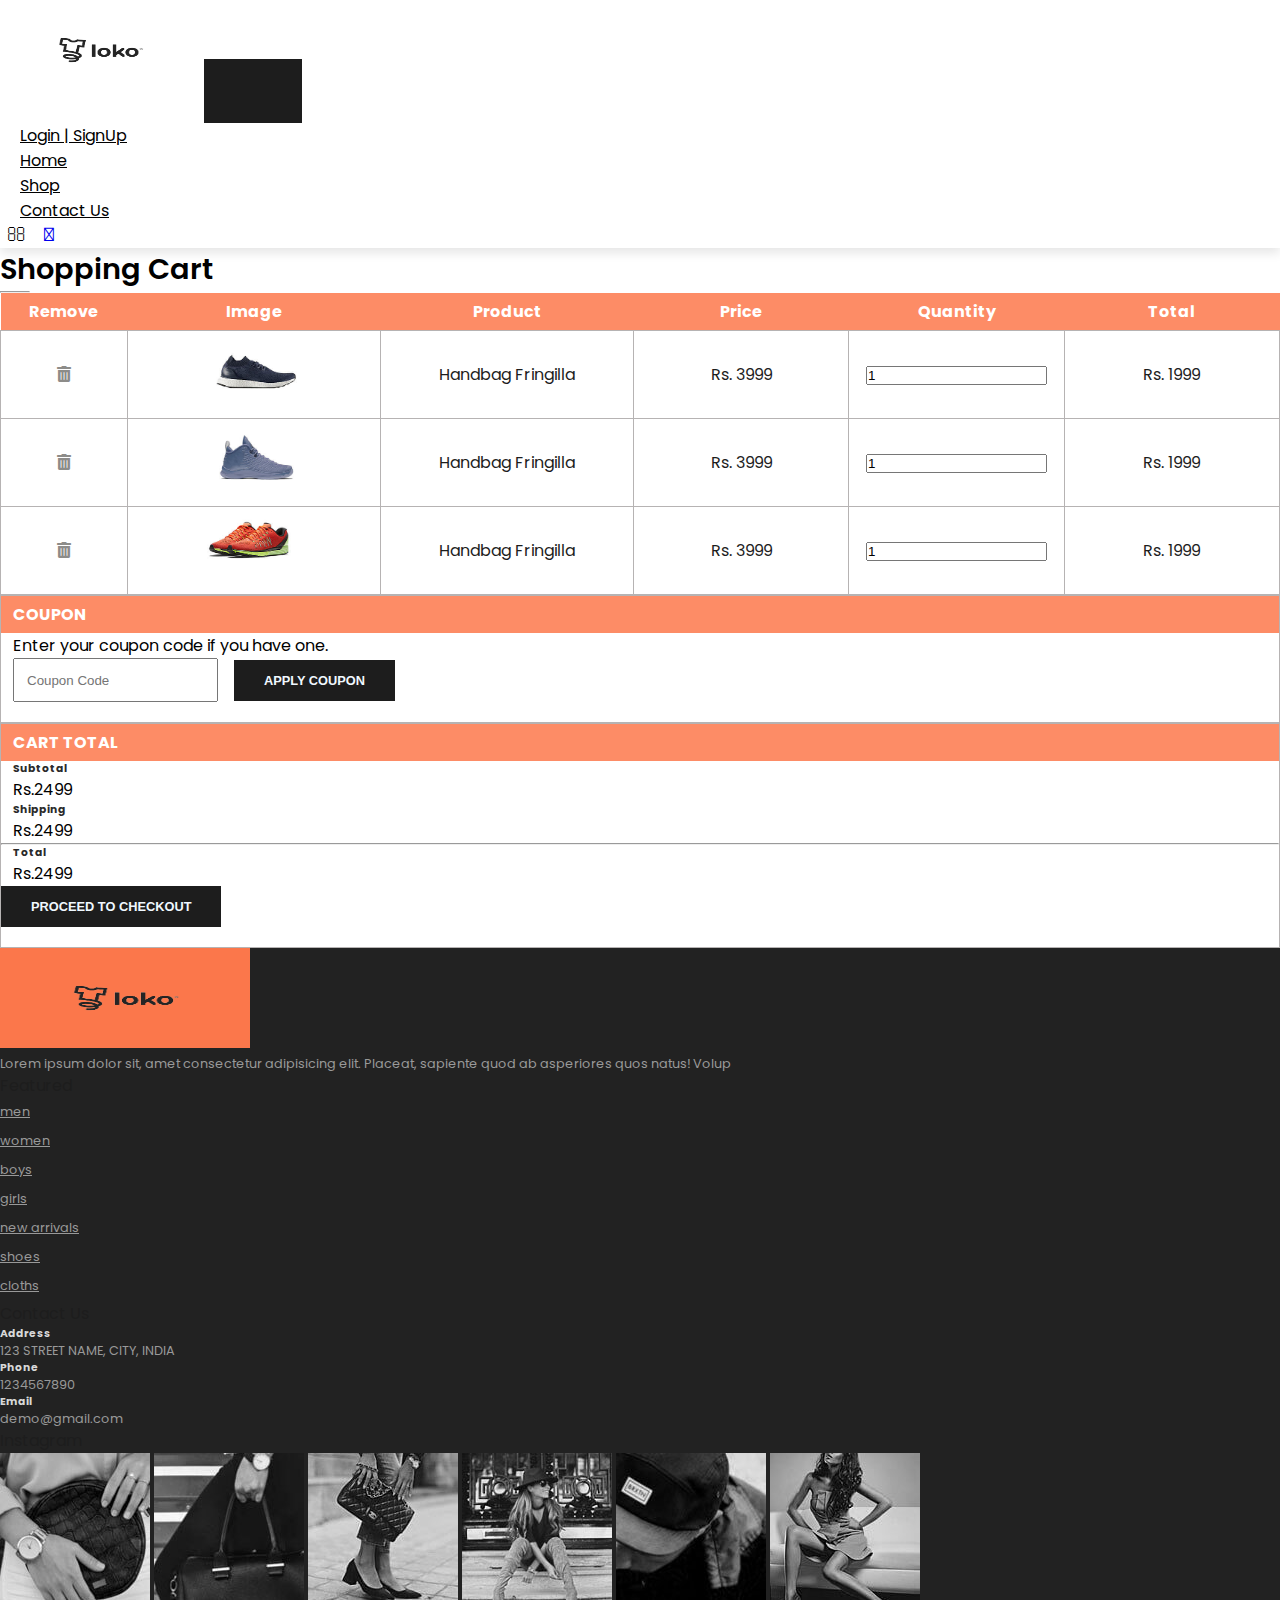
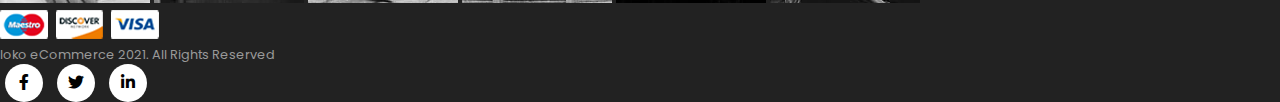
<file: cart.html>
<!DOCTYPE html>
<html lang="en">

    <head>
        <meta charset="UTF-8">
        <meta http-equiv="X-UA-Compatible" content="IE=edge">
        <meta name="viewport" content="width=device-width, initial-scale=1.0">
        <title>Tutorial</title>

        <link rel="stylesheet" href="https://stackpath.bootstrapcdn.com/bootstrap/4.1.3/css/bootstrap.min.css"
            integrity="sha384-MCw98/SFnGE8fJT3GXwEOngsV7Zt27NXFoaoApmYm81iuXoPkFOJwJ8ERdknLPMO" crossorigin="anonymous">

        <link rel="stylesheet" href="https://pro.fontawesome.com/releases/v5.10.0/css/all.css" />

        <link rel="stylesheet" href="style.css">
    </head>

    <body>
        <nav class="navbar navbar-expand-lg navbar-light bg-white py-3 fixed-top">
            <div class="container">
              <img class="logo" src="img/logo.png " alt="" />
              <button
                class="navbar-toggler"
                type="button"
                data-bs-toggle="collapse"
                data-bs-target="#navbarSupportedContent"
                aria-controls="navbarSupportedContent"
                aria-expanded="false"
                aria-label="Toggle navigation">
                <span><i id="bar" class="fas fa-bars"></i></span>
              </button>
              <div class="collapse navbar-collapse" id="navbarSupportedContent">
                <ul class="navbar-nav ml-auto">
                  <li class="nav-item">
                    <a class="nav-link" href="LoginSignup.html">Login | SignUp</a>
                  </li>
                  <li class="nav-item">
                    <a class="nav-link" href="index.html">Home</a>
                  </li>
                  <li class="nav-item">
                    <a class="nav-link" href="shop.html">Shop</a>
                  </li>
                  <li class="nav-item">
                    <a class="nav-link" href="contactUs.html">Contact Us</a>
                  </li>
                  <li class="nav-item">
                      <i class="fal fa-search"></i>
                      <a href="cart.html" class="active"><i class="fal fa-shopping-bag"></i></a>
                  </li>
              </div>
            </div>
        </nav>

        <section id="cart" class="pt-5 mt-5 container">
            <h2 class="font-weight-bold pt-5">Shopping Cart</h2>
            <hr>
        </section>

        <section id="cart-container" class="container my-5">
            <table width="100%">
                <thead>
                    <tr>
                        <td>Remove</td>
                        <td>Image</td>
                        <td>Product</td>
                        <td>Price</td>
                        <td>Quantity</td>
                        <td>Total</td>
                    </tr>
                </thead>

                <tbody>
                    <tr>
                        <td><a href="#"><i class="fas fa-trash-alt"></i></a></td>
                        <td><img src="img/shoes/1.jpg" alt=""></td>
                        <td>
                            <h5>Handbag Fringilla</h5>
                        </td>
                        <td><h5>Rs. 3999</h5></td>
                        <td><input class="w-25 pl-1" value="1" type="number"></td>
                        <td>
                            <h5>Rs. 1999</h5>
                        </td>
                    </tr>
                    <tr>
                        <td><a href="#"><i class="fas fa-trash-alt"></i></a></td>
                        <td><img src="img/shoes/2.jpg" alt=""></td>
                        <td>
                            <h5>Handbag Fringilla</h5>
                        </td>
                        <td><h5>Rs. 3999</h5></td>
                        <td><input class="w-25 pl-1" value="1" type="number"></td>
                        <td>
                            <h5>Rs. 1999</h5>
                        </td>
                    </tr>
                    <tr>
                        <td><a href="#"><i class="fas fa-trash-alt"></i></a></td>
                        <td><img src="img/shoes/3.jpg" alt=""></td>
                        <td>
                            <h5>Handbag Fringilla</h5>
                        </td>
                        <td><h5>Rs. 3999</h5></td>
                        <td><input class="w-25 pl-1" value="1" type="number"></td>
                        <td>
                            <h5>Rs. 1999</h5>
                        </td>
                    </tr>
                </tbody>
            </table>
        </section>

        <section id="cart-bottom" class="container">
            <div class="row">
                <div class="coupon col-lg-6 col-md-6 col-12 mb-4">
                    <div>
                        <h5>COUPON</h5>
                        <p>Enter your coupon code if you have one.</p>
                        <input type="text" placeholder="Coupon Code">
                        <button>APPLY COUPON</button>
                    </div>
                </div>
                <div class="total col-lg-6 col-md-6 col-12">
                    <div>
                        <h5>CART TOTAL</h5>
                        <div class="d-flex justify-content-between">
                            <h6>Subtotal</h6>
                            <p>Rs.2499</p>
                        </div>
                        <div class="d-flex justify-content-between">
                            <h6>Shipping</h6>
                            <p>Rs.2499</p>
                        </div>
                        <hr class="second-hr">
                        <div class="d-flex justify-content-between">
                            <h6>Total</h6>
                            <p>Rs.2499</p>
                        </div>
                        <button class="ml-auto">PROCEED TO CHECKOUT</button>
                    </div>
                </div>
            </div>
        </section>

        <footer class="mt-5 py-5">
            <div class="row container mx-auto pt-5">
              <div class="footer-one col-lg-3 col-md-6 col-12">
                <img class="logo-footer" src="img/logo.png" alt="" />
                <p class="pt-3">Lorem ipsum dolor sit, amet consectetur adipisicing elit. Placeat, sapiente quod ab asperiores quos natus! Volup</p>
              </div>
              <div class="footer-one col-lg-3 col-md-6 col-12 mb-3">
                <h5 class="pb-2">Featured</h5>
                <ul class="text-uppercase list-unstyled">
                  <li><a href="#">men</a></li>
                  <li><a href="#">women</a></li>
                  <li><a href="#">boys</a></li>
                  <li><a href="#">girls</a></li>
                  <li><a href="#">new arrivals</a></li>
                  <li><a href="#">shoes</a></li>
                  <li><a href="#">cloths</a></li>
                </ul>
              </div>
              <div class="footer-one col-lg-3 col-md-6 col-12 mb-3">
                <h5 class="pb-2">Contact Us</h5>
                <div>
                  <h6 class="text-uppercase">Address</h6>
                  <p>123 STREET NAME, CITY, INDIA</p>
                </div>
                <div>
                  <h6 class="text-uppercase">Phone</h6>
                  <p>1234567890</p>
                </div>
                <div>
                  <h6 class="text-uppercase">Email</h6>
                  <p>demo@gmail.com</p>
                </div>
              </div>
              <div class="footer-one col-lg-3 col-md-6 col-12 mb-2">
                <h5 class="pb-2">Instagram</h5>
                <div class="row">
                  <img class="img-fluid w-25 h-100 m-2" src="img/insta/1.jpg" alt="">
                  <img class="img-fluid w-25 h-100 m-2" src="img/insta/2.jpg" alt="">
                  <img class="img-fluid w-25 h-100 m-2" src="img/insta/3.jpg" alt="">
                  <img class="img-fluid w-25 h-100 m-2" src="img/insta/4.jpg" alt="">
                  <img class="img-fluid w-25 h-100 m-2" src="img/insta/5.jpg" alt="">
                  <img class="img-fluid w-25 h-100 m-2" src="img/insta/6.jpg" alt="">
                </div>
              </div>
            </div>
      
            <div class="copyright mt-5">
              <div class="row container mx-auto">
                <div class="col-lg-3 col-md-6 col-12">
                  <img src="img/payment.png" alt="">
                </div>
                <div class="col-lg-4 col-md-6 col-12 text-nowrap">
                  <p>loko eCommerce 2021. All Rights Reserved</p>
                </div>
                <div class="col-lg-4 col-md-6 col-12">
                  <a href="#"><i class="fab fa-facebook-f"></i></a>
                  <a href="#"><i class="fab fa-twitter"></i></a>
                  <a href="#"><i class="fab fa-linkedin-in"></i></a>
                </div>
              </div>
            </div>
        </footer>


        <script src="https://cdn.jsdelivr.net/npm/@popperjs/core@2.9.1/dist/umd/popper.min.js"
            integrity="sha384-SR1sx49pcuLnqZUnnPwx6FCym0wLsk5JZuNx2bPPENzswTNFaQU1RDvt3wT4gWFG"
            crossorigin="anonymous"></script>
        <script src="https://cdn.jsdelivr.net/npm/bootstrap@5.0.0-beta3/dist/js/bootstrap.min.js"
            integrity="sha384-j0CNLUeiqtyaRmlzUHCPZ+Gy5fQu0dQ6eZ/xAww941Ai1SxSY+0EQqNXNE6DZiVc"
            crossorigin="anonymous"></script>
    </body>

</html>
</file>
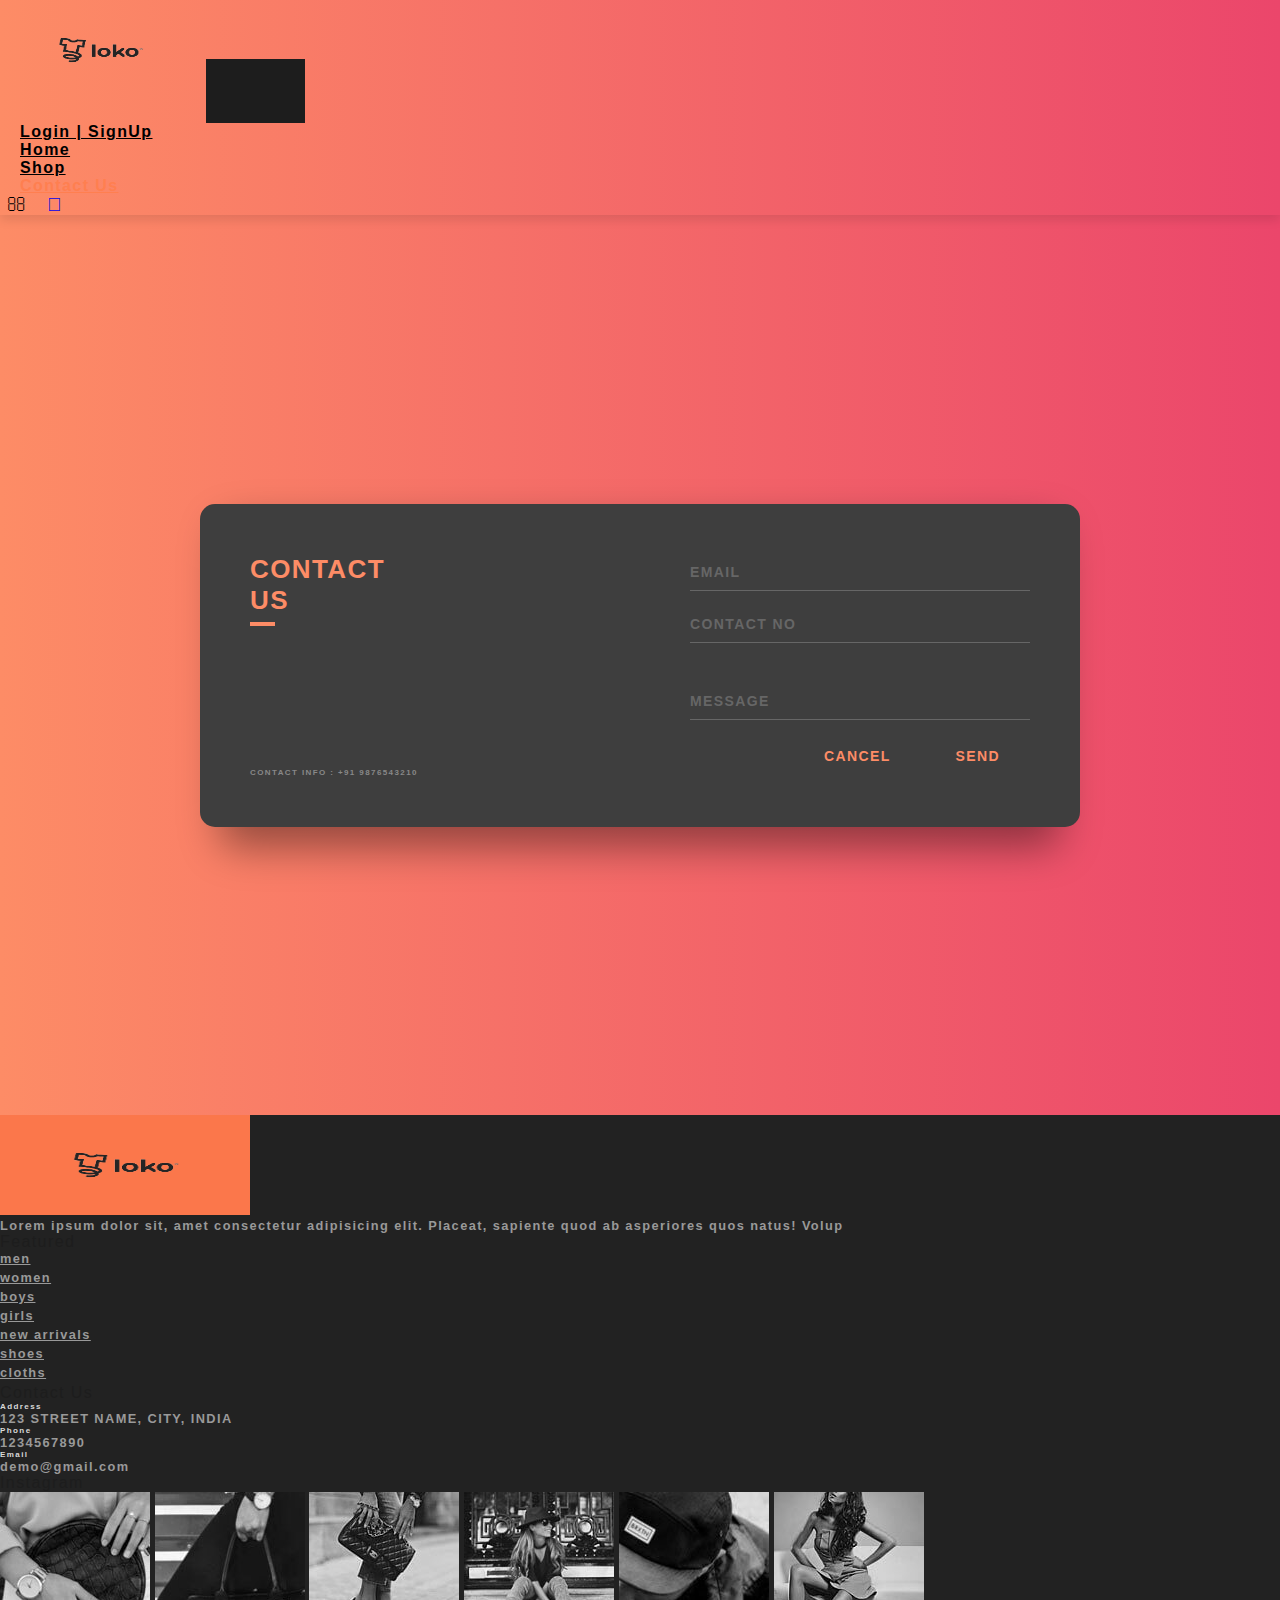
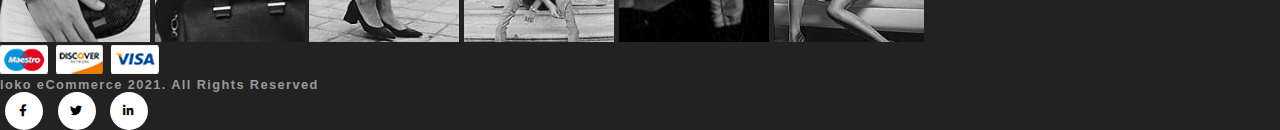
<file: contactUs.html>
<!DOCTYPE html>
<html lang="en">
  <head>
    <meta charset="UTF-8" />
    <meta http-equiv="X-UA-Compatible" content="IE=edge" />
    <meta name="viewport" content="width=device-width, initial-scale=1.0" />
    <title>Home</title>

    <link
      rel="stylesheet"
      href="https://stackpath.bootstrapcdn.com/bootstrap/4.1.3/css/bootstrap.min.css"
      integrity="sha384-MCw98/SFnGE8fJT3GXwEOngsV7Zt27NXFoaoApmYm81iuXoPkFOJwJ8ERdknLPMO"
      crossorigin="anonymous" />

    <link
      rel="stylesheet"
      href="https://pro.fontawesome.com/releases/v5.10.0/css/all.css" />
    <link
      href="https://cdn.jsdelivr.net/npm/bootstrap@5.3.1/dist/css/bootstrap.min.css"
      rel="stylesheet"
      integrity="sha384-4bw+/aepP/YC94hEpVNVgiZdgIC5+VKNBQNGCHeKRQN+PtmoHDEXuppvnDJzQIu9"
      crossorigin="anonymous" />
    <link rel="stylesheet" href="style.css" />
    <link rel="stylesheet" href="contactus.css" />
  </head>

  <body>
    <!-- NAVIGATION -->
    <nav class="navbar navbar-expand-lg navbar-light bg-white py-3 fixed-top">
      <div class="container">
        <img class="logo" src="img/logo.png " alt="" />
        <button
          class="navbar-toggler"
          type="button"
          data-bs-toggle="collapse"
          data-bs-target="#navbarSupportedContent"
          aria-controls="navbarSupportedContent"
          aria-expanded="false"
          aria-label="Toggle navigation">
          <span><i id="bar" class="fas fa-bars"></i></span>
        </button>
        <div class="collapse navbar-collapse" id="navbarSupportedContent">
          <ul class="navbar-nav ml-auto">
            <li class="nav-item">
              <a class="nav-link" href="LoginSignup.html">Login | SignUp</a>
            </li>
            <li class="nav-item">
              <a class="nav-link" href="index.html">Home</a>
            </li>
            <li class="nav-item">
              <a class="nav-link" href="shop.html">Shop</a>
            </li>
            <li class="nav-item">
              <a class="nav-link active" href="contactUs.html">Contact Us</a>
            </li>
            <li class="nav-item">
                <i class="fal fa-search"></i>
                <a href="cart.html"><i class="fal fa-shopping-bag"></i></a>
            </li>
        </div>
      </div>
    </nav>

    <div class="background">
        <div class="contactus-container">
          <div class="screen">
            <div class="screen-body">
              <div class="screen-body-item left">
                <div class="app-title">
                  <span>CONTACT</span>
                  <span>US</span>
                </div>
                <div class="app-contact">CONTACT INFO : +91 9876543210</div>
              </div>
              <div class="screen-body-item">
                <div class="app-form">
                  <div class="app-form-group">
                    <input class="app-form-control" placeholder="EMAIL">
                  </div>
                  <div class="app-form-group">
                    <input class="app-form-control" placeholder="CONTACT NO">
                  </div>
                  <div class="app-form-group message">
                    <input class="app-form-control" placeholder="MESSAGE">
                  </div>
                  <div class="app-form-group buttons">
                    <button class="app-form-button">CANCEL</button>
                    <button class="app-form-button">SEND</button>
                  </div>
                </div>
              </div>
            </div>
          </div>
        </div>
    </div>

    
    <footer class="mt-5 py-5">
        <div class="row container mx-auto pt-5">
          <div class="footer-one col-lg-3 col-md-6 col-12">
            <img class="logo-footer" src="img/logo.png" alt="" />
            <p class="pt-3">Lorem ipsum dolor sit, amet consectetur adipisicing elit. Placeat, sapiente quod ab asperiores quos natus! Volup</p>
          </div>
          <div class="footer-one col-lg-3 col-md-6 col-12 mb-3">
            <h5 class="pb-2">Featured</h5>
            <ul class="text-uppercase list-unstyled">
              <li><a href="#">men</a></li>
              <li><a href="#">women</a></li>
              <li><a href="#">boys</a></li>
              <li><a href="#">girls</a></li>
              <li><a href="#">new arrivals</a></li>
              <li><a href="#">shoes</a></li>
              <li><a href="#">cloths</a></li>
            </ul>
          </div>
          <div class="footer-one col-lg-3 col-md-6 col-12 mb-3">
            <h5 class="pb-2">Contact Us</h5>
            <div>
              <h6 class="text-uppercase">Address</h6>
              <p>123 STREET NAME, CITY, INDIA</p>
            </div>
            <div>
              <h6 class="text-uppercase">Phone</h6>
              <p>1234567890</p>
            </div>
            <div>
              <h6 class="text-uppercase">Email</h6>
              <p>demo@gmail.com</p>
            </div>
          </div>
          <div class="footer-one col-lg-3 col-md-6 col-12 mb-2">
            <h5 class="pb-2">Instagram</h5>
            <div class="row">
              <img class="img-fluid w-25 h-100 m-2" src="img/insta/1.jpg" alt="">
              <img class="img-fluid w-25 h-100 m-2" src="img/insta/2.jpg" alt="">
              <img class="img-fluid w-25 h-100 m-2" src="img/insta/3.jpg" alt="">
              <img class="img-fluid w-25 h-100 m-2" src="img/insta/4.jpg" alt="">
              <img class="img-fluid w-25 h-100 m-2" src="img/insta/5.jpg" alt="">
              <img class="img-fluid w-25 h-100 m-2" src="img/insta/6.jpg" alt="">
            </div>
          </div>
        </div>
  
        <div class="copyright mt-5">
          <div class="row container mx-auto">
            <div class="col-lg-3 col-md-6 col-12">
              <img src="img/payment.png" alt="">
            </div>
            <div class="col-lg-4 col-md-6 col-12 text-nowrap">
              <p>loko eCommerce 2021. All Rights Reserved</p>
            </div>
            <div class="col-lg-4 col-md-6 col-12">
              <a href="#"><i class="fab fa-facebook-f"></i></a>
              <a href="#"><i class="fab fa-twitter"></i></a>
              <a href="#"><i class="fab fa-linkedin-in"></i></a>
            </div>
          </div>
        </div>
    </footer>
  
      <script
        src="https://cdn.jsdelivr.net/npm/@popperjs/core@2.11.8/dist/umd/popper.min.js"
        integrity="sha384-I7E8VVD/ismYTF4hNIPjVp/Zjvgyol6VFvRkX/vR+Vc4jQkC+hVqc2pM8ODewa9r"
        crossorigin="anonymous"></script>
      <script
        src="https://cdn.jsdelivr.net/npm/bootstrap@5.3.1/dist/js/bootstrap.min.js"
        integrity="sha384-Rx+T1VzGupg4BHQYs2gCW9It+akI2MM/mndMCy36UVfodzcJcF0GGLxZIzObiEfa"
        crossorigin="anonymous"></script>
    </body>
  </html>
</file>
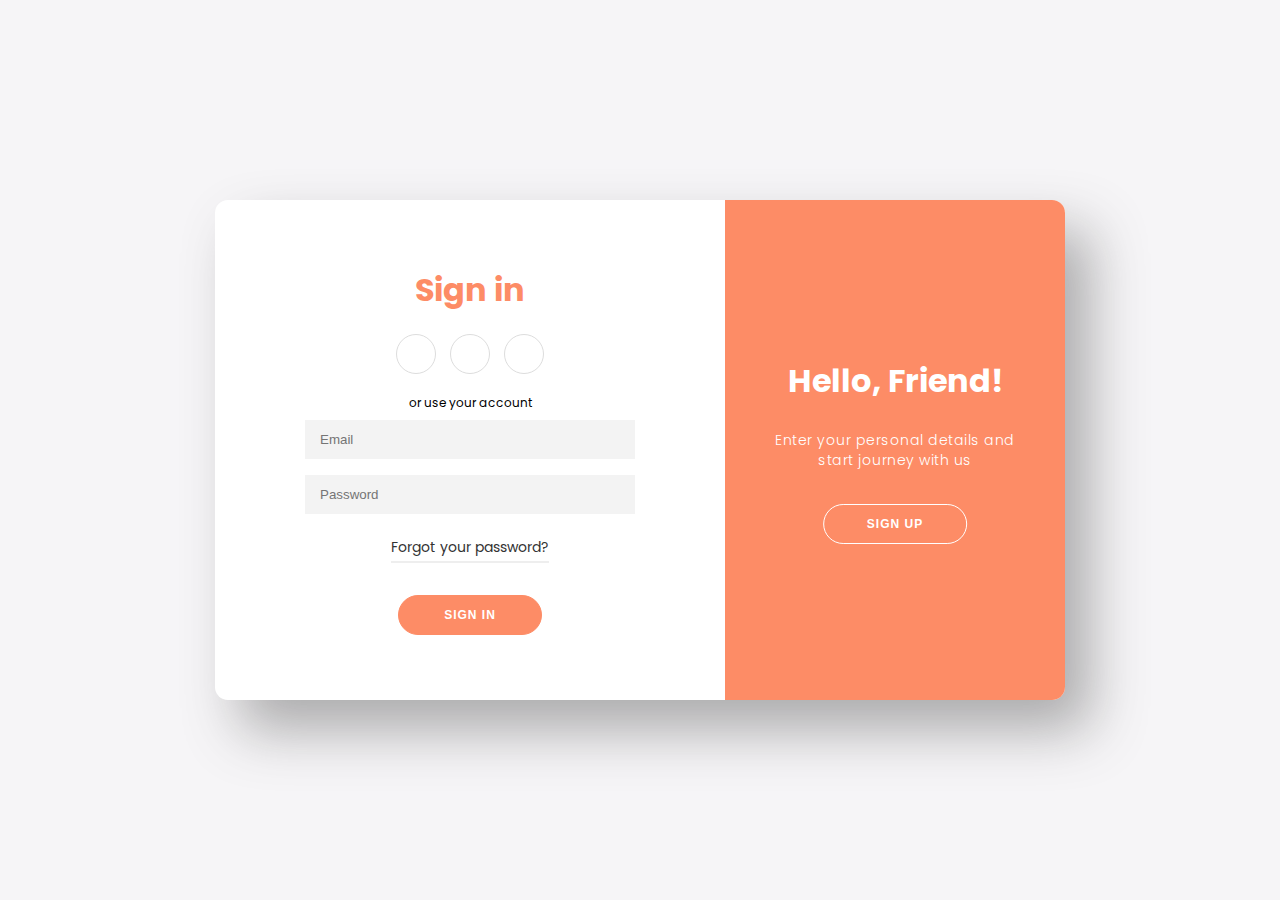
<file: LoginSignup.html>
<!DOCTYPE html>
<html lang="en">
  <head>
    <meta charset="UTF-8" />
    <meta http-equiv="X-UA-Compatible" content="IE=edge" />
    <meta name="viewport" content="width=device-width, initial-scale=1.0" />
    <title>Sign in || Sign up from</title>
    <!-- font awesome icons -->
    <link
      rel="stylesheet"
      href="https://cdnjs.cloudflare.com/ajax/libs/font-awesome/6.1.1/css/all.min.css"
      integrity="sha512-KfkfwYDsLkIlwQp6LFnl8zNdLGxu9YAA1QvwINks4PhcElQSvqcyVLLD9aMhXd13uQjoXtEKNosOWaZqXgel0g=="
      crossorigin="anonymous"
      referrerpolicy="no-referrer" />
    <!-- css stylesheet -->
    <link rel="stylesheet" href="loginsignup.css" />
  </head>
  <body>
    <div class="container" id="container">
      <div class="form-container sign-up-container">
        <form action="#">
          <h1>Create Account</h1>
          <div class="social-container">
            <a href="#" class="social"><i class="fab fa-facebook-f"></i></a>
            <a href="#" class="social"><i class="fab fa-google-plus-g"></i></a>
            <a href="#" class="social"><i class="fab fa-linkedin-in"></i></a>
          </div>
          <span>or use your email for registration</span>
          <div class="infield">
            <input type="text" placeholder="Name" />
            <label></label>
          </div>
          <div class="infield">
            <input type="email" placeholder="Email" name="email" />
            <label></label>
          </div>
          <div class="infield">
            <input type="password" placeholder="Password" />
            <label></label>
          </div>
          <button>Sign Up</button>
        </form>
      </div>
      <div class="form-container sign-in-container">
        <form action="#">
          <h1>Sign in</h1>
          <div class="social-container">
            <a href="#" class="social"><i class="fab fa-facebook-f"></i></a>
            <a href="#" class="social"><i class="fab fa-google-plus-g"></i></a>
            <a href="#" class="social"><i class="fab fa-linkedin-in"></i></a>
          </div>
          <span>or use your account</span>
          <div class="infield">
            <input type="email" placeholder="Email" name="email" />
            <label></label>
          </div>
          <div class="infield">
            <input type="password" placeholder="Password" />
            <label></label>
          </div>
          <a href="#" class="forgot">Forgot your password?</a>
          <button>Sign In</button>
        </form>
      </div>
      <div class="overlay-container" id="overlayCon">
        <div class="overlay">
          <div class="overlay-panel overlay-left">
            <h1>Welcome Back!</h1>
            <p>
              To keep connected with us please login with your personal info
            </p>
            <button>Sign In</button>
          </div>
          <div class="overlay-panel overlay-right">
            <h1>Hello, Friend!</h1>
            <p>Enter your personal details and start journey with us</p>
            <button>Sign Up</button>
          </div>
        </div>
        <button id="overlayBtn"></button>
      </div>
    </div>

    <!-- js code -->
    <script>
      const container = document.getElementById("container");
      const overlayCon = document.getElementById("overlayCon");
      const overlayBtn = document.getElementById("overlayBtn");

      overlayBtn.addEventListener("click", () => {
        container.classList.toggle("right-panel-active");

        overlayBtn.classList.remove("btnScaled");
        window.requestAnimationFrame(() => {
          overlayBtn.classList.add("btnScaled");
        });
      });
    </script>
  </body>
</html>
</file>
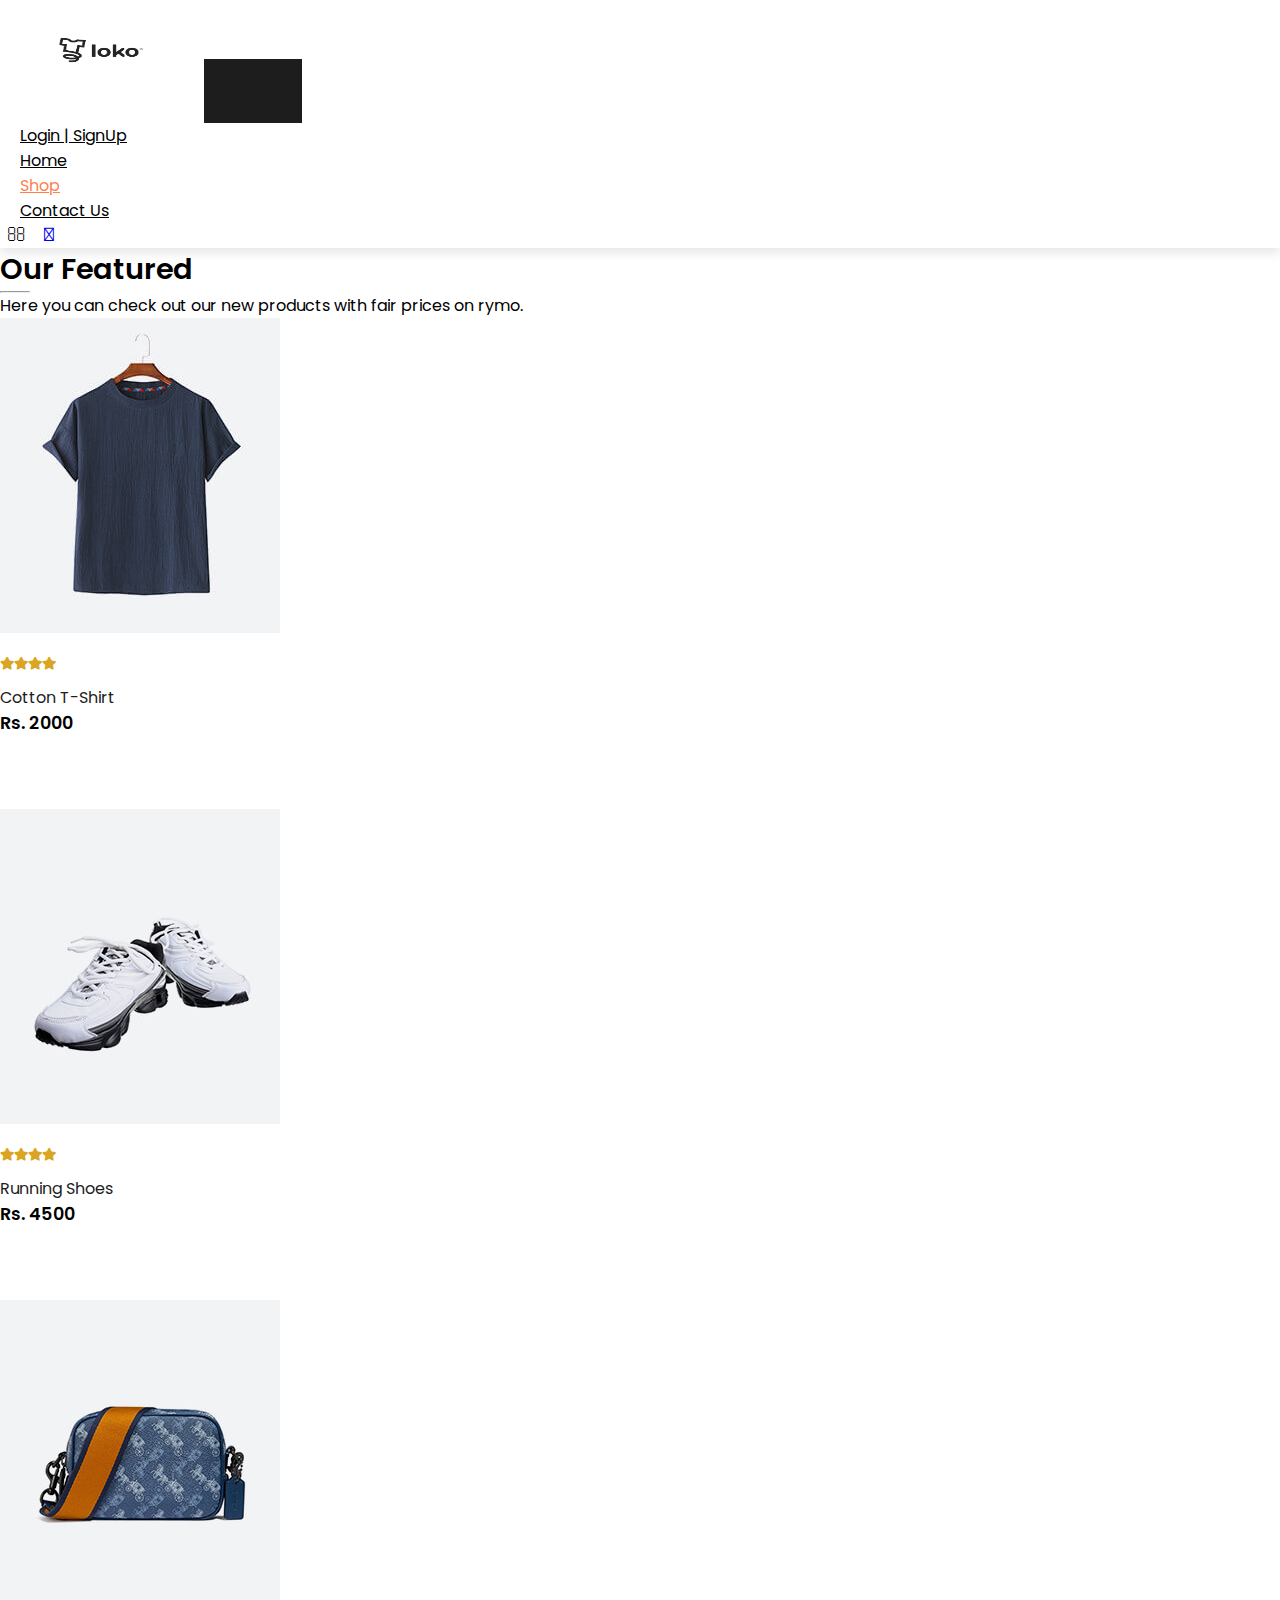
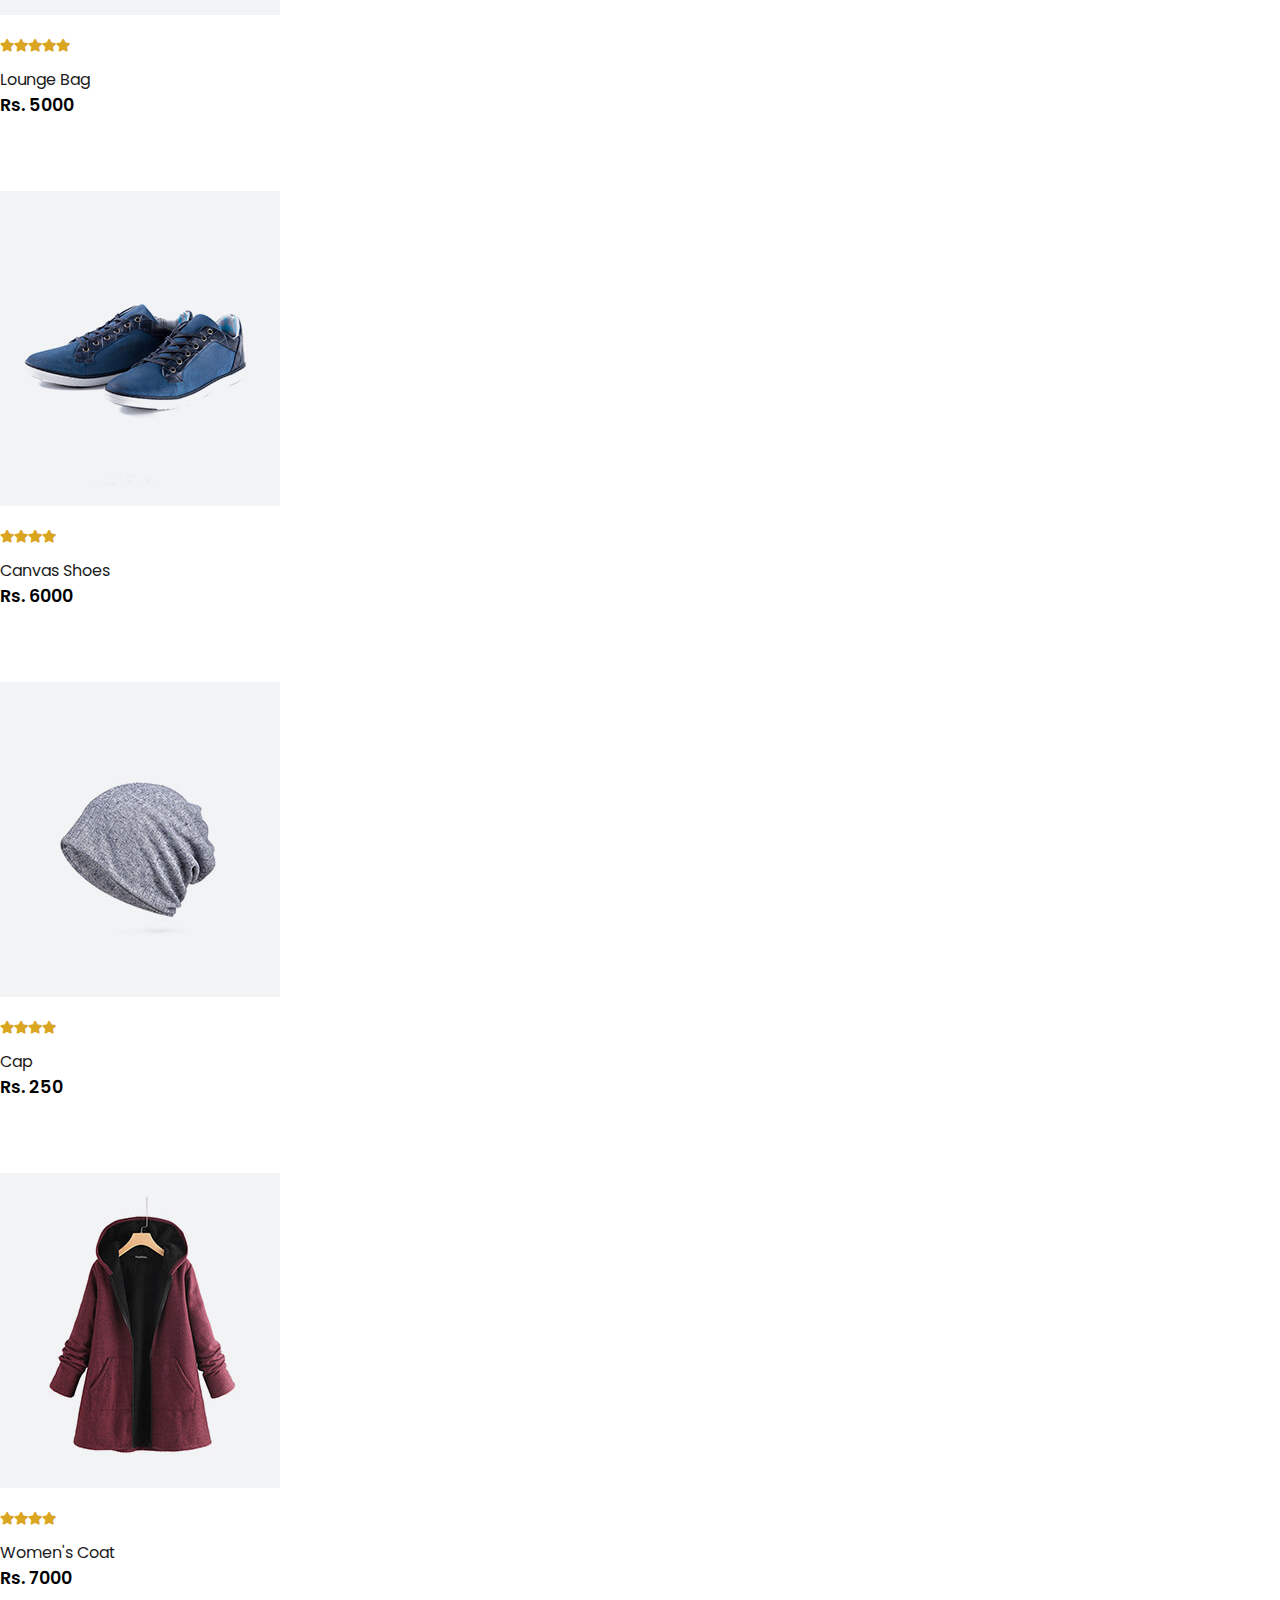
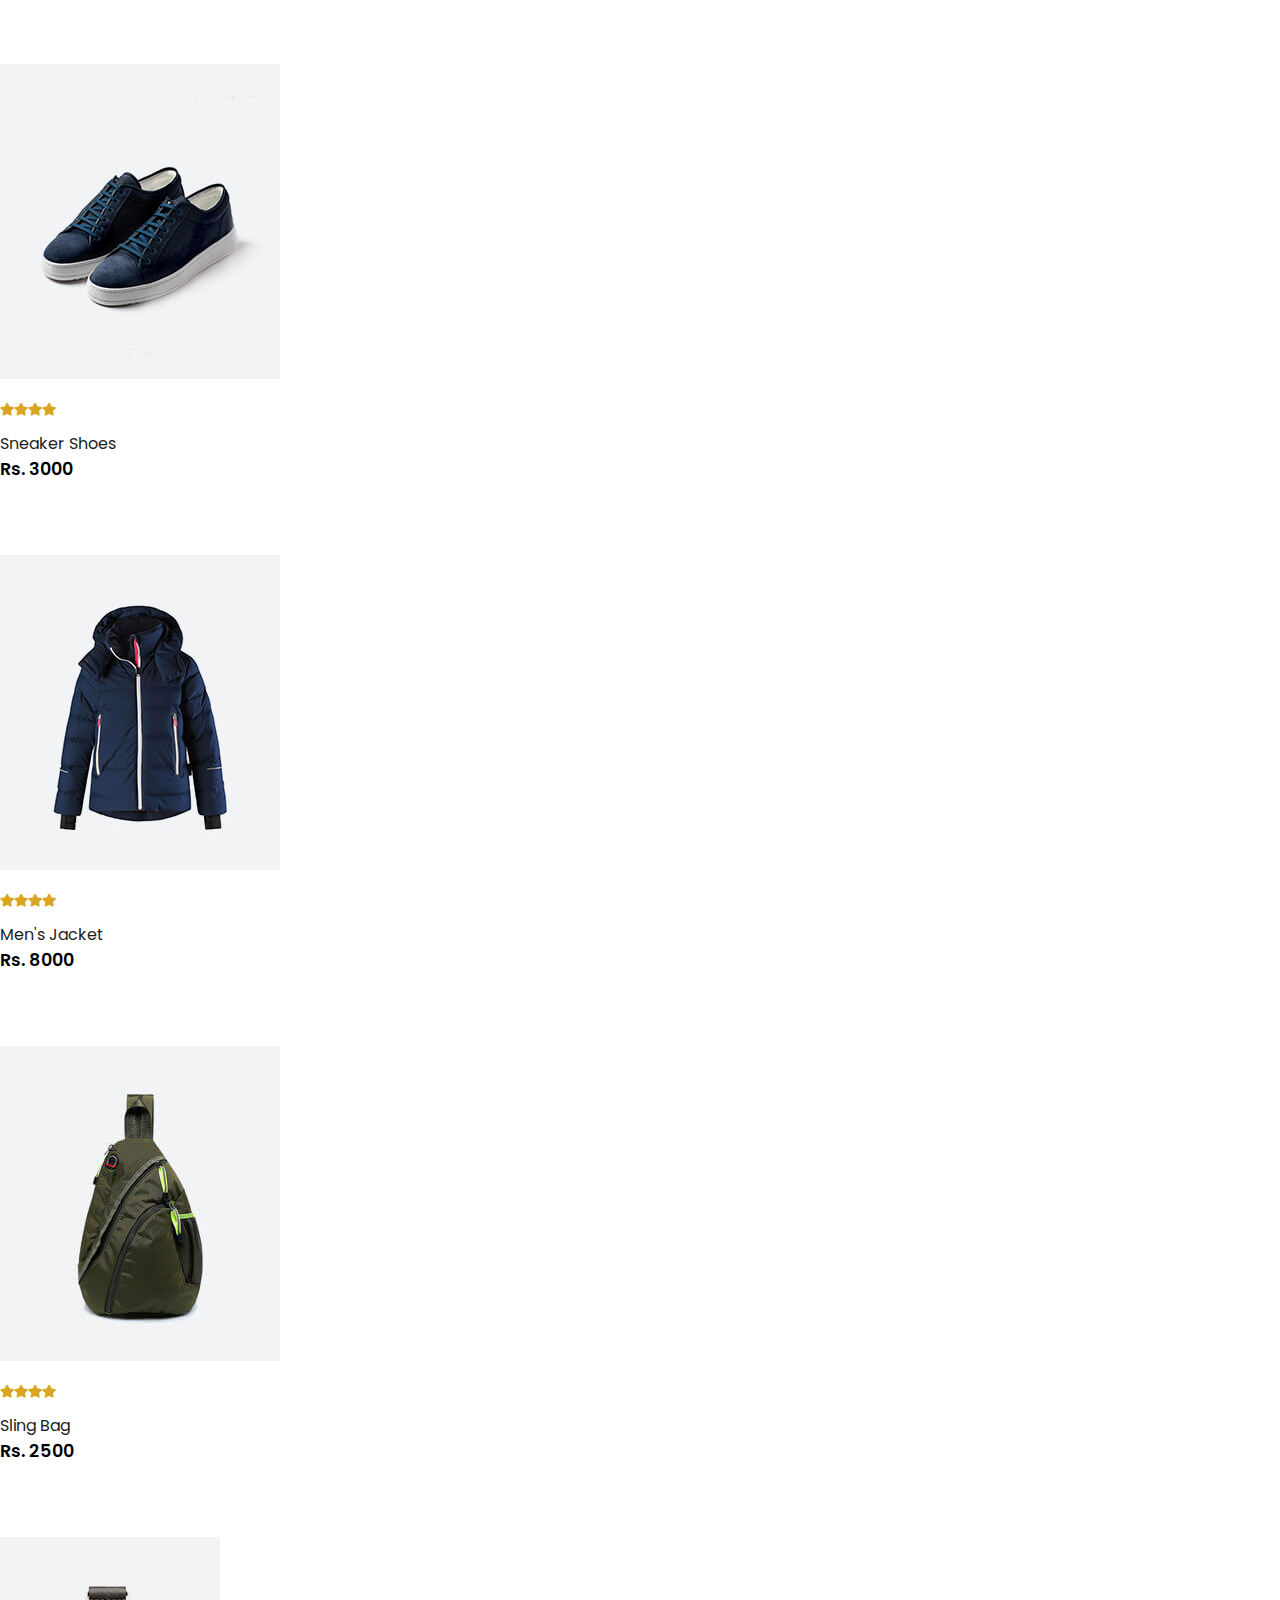
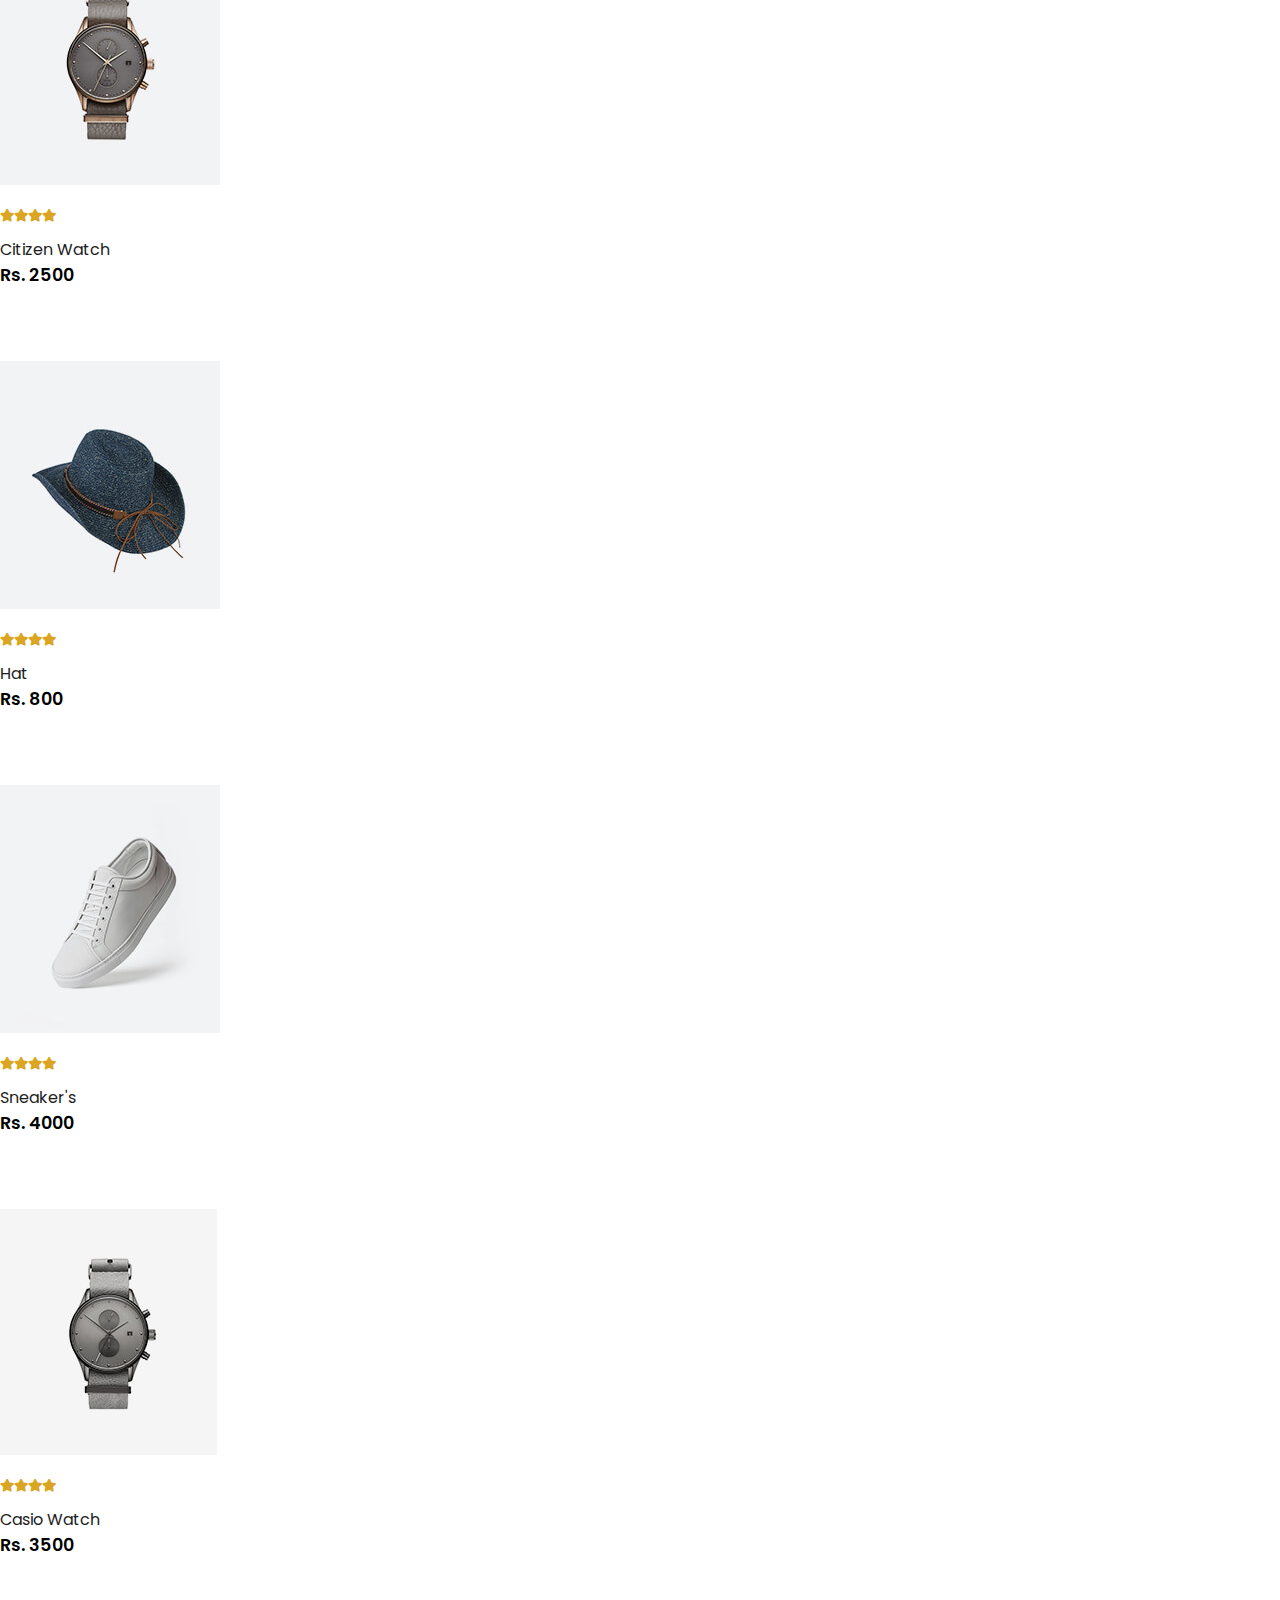
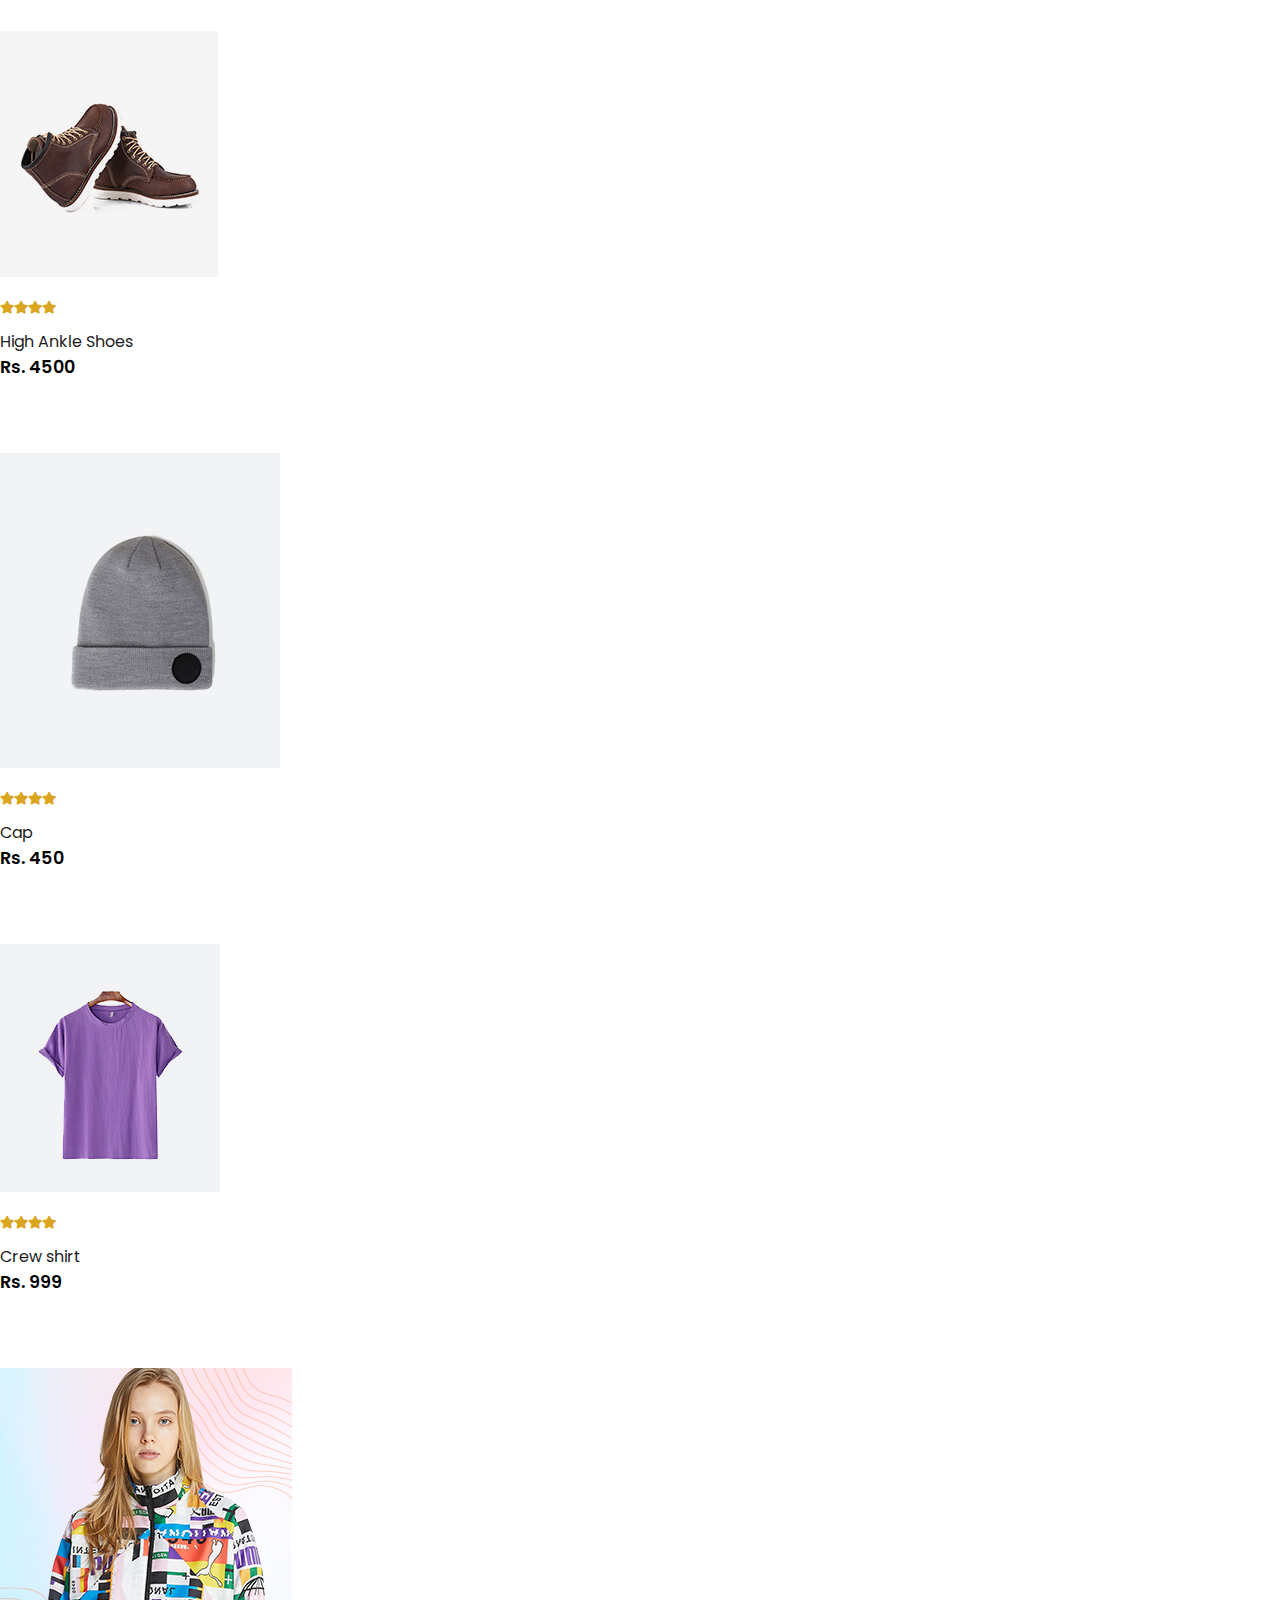
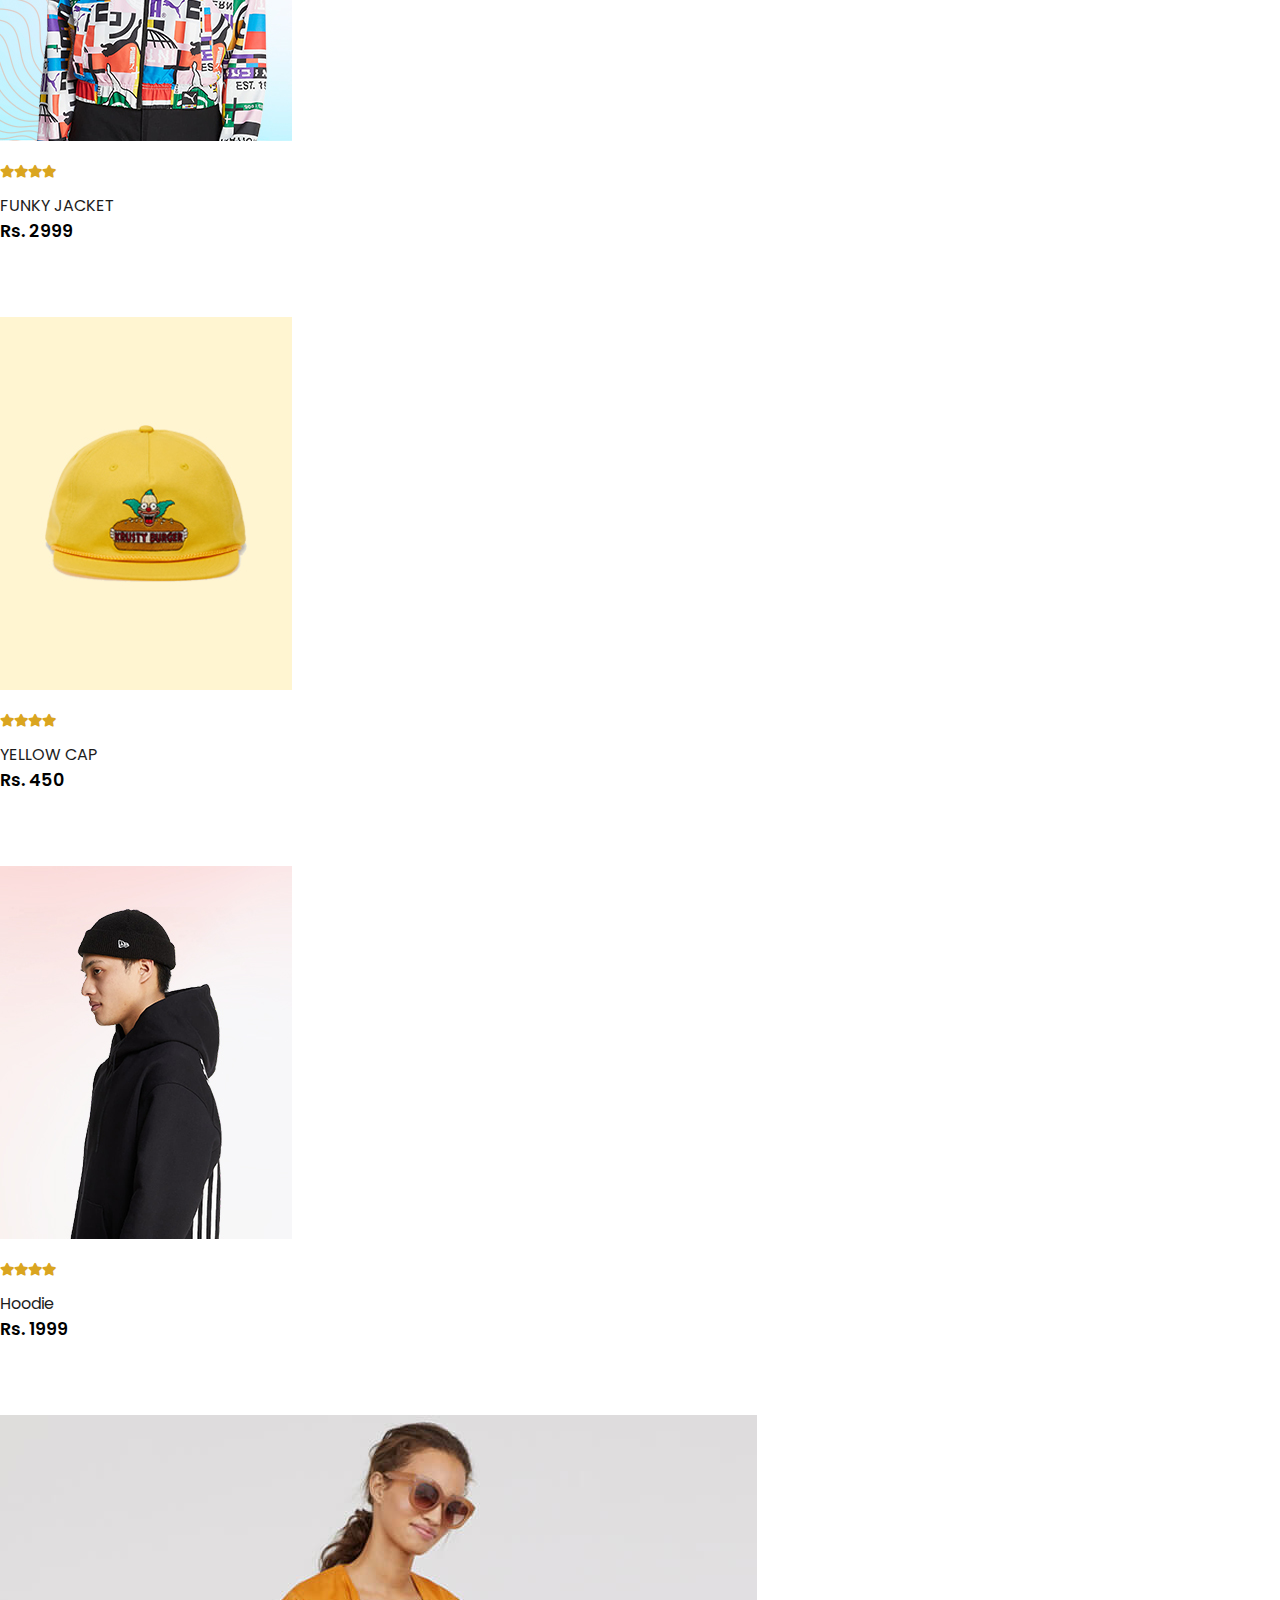
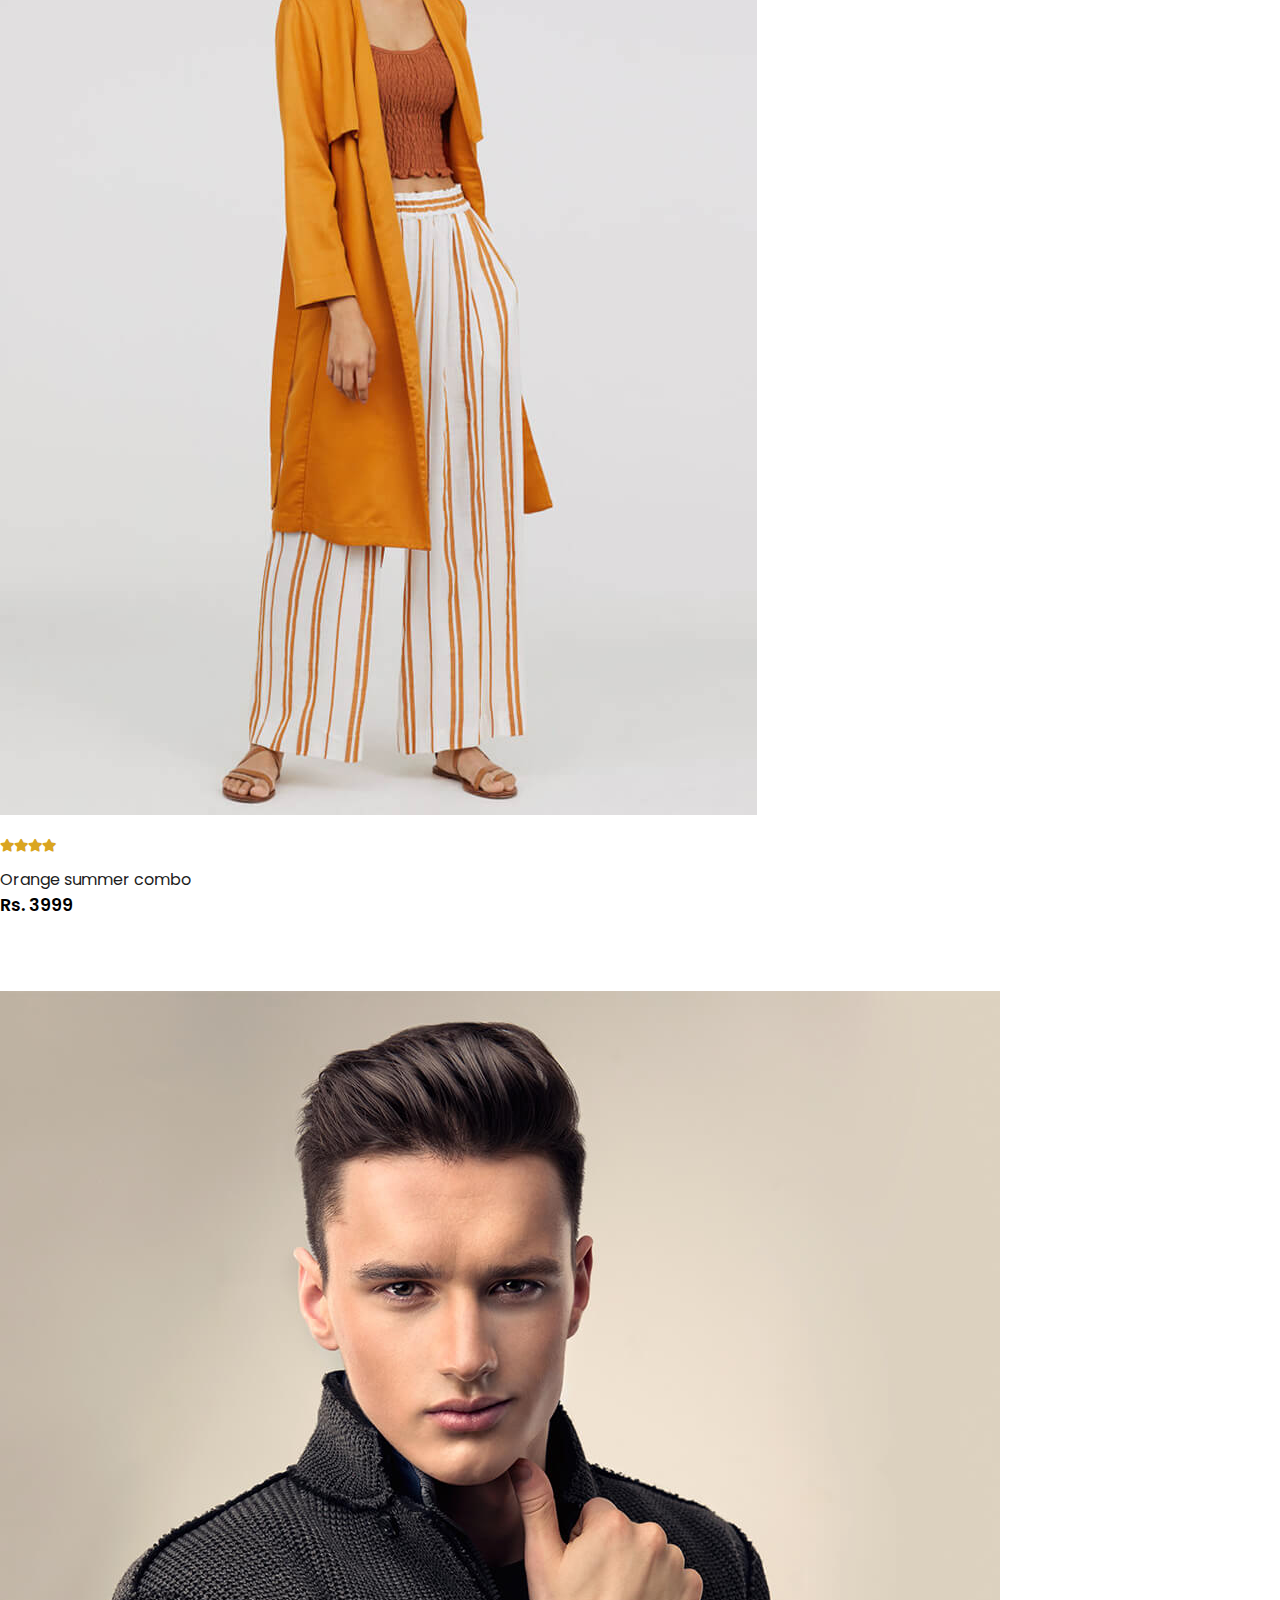
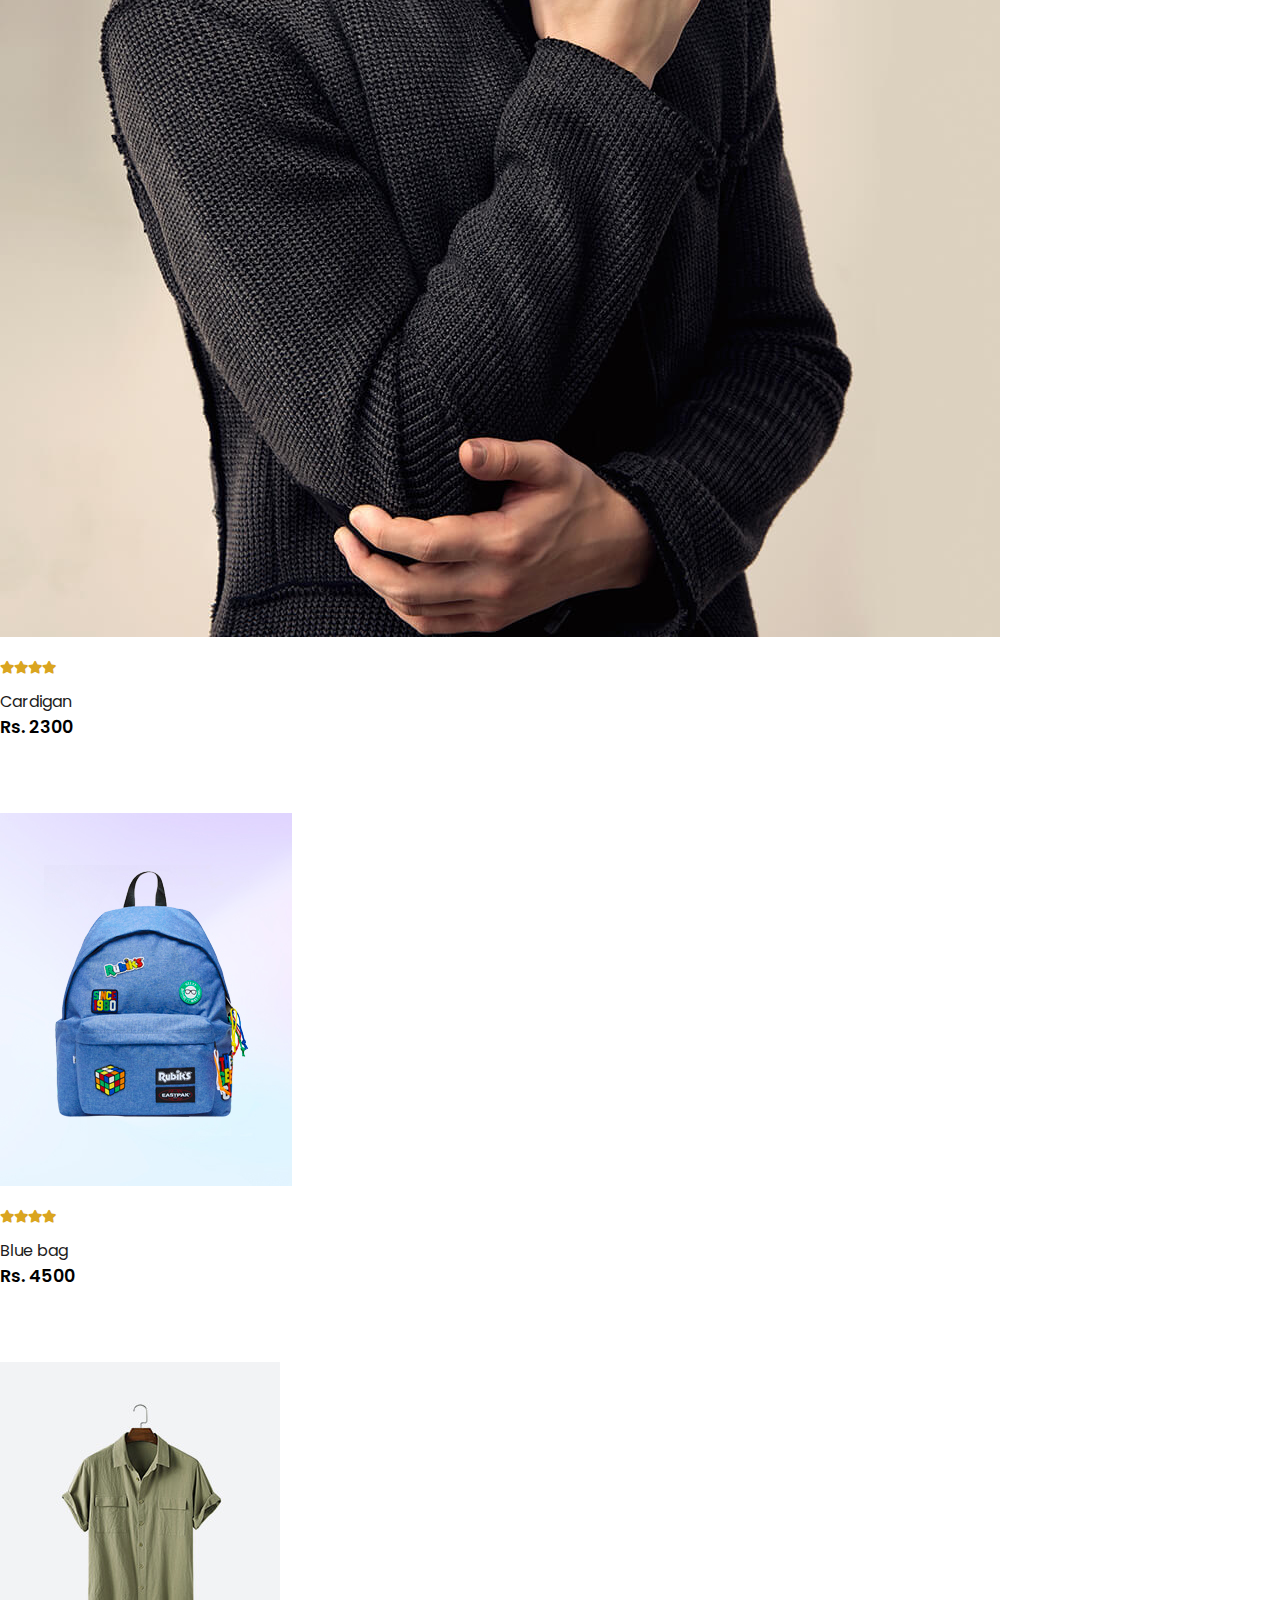
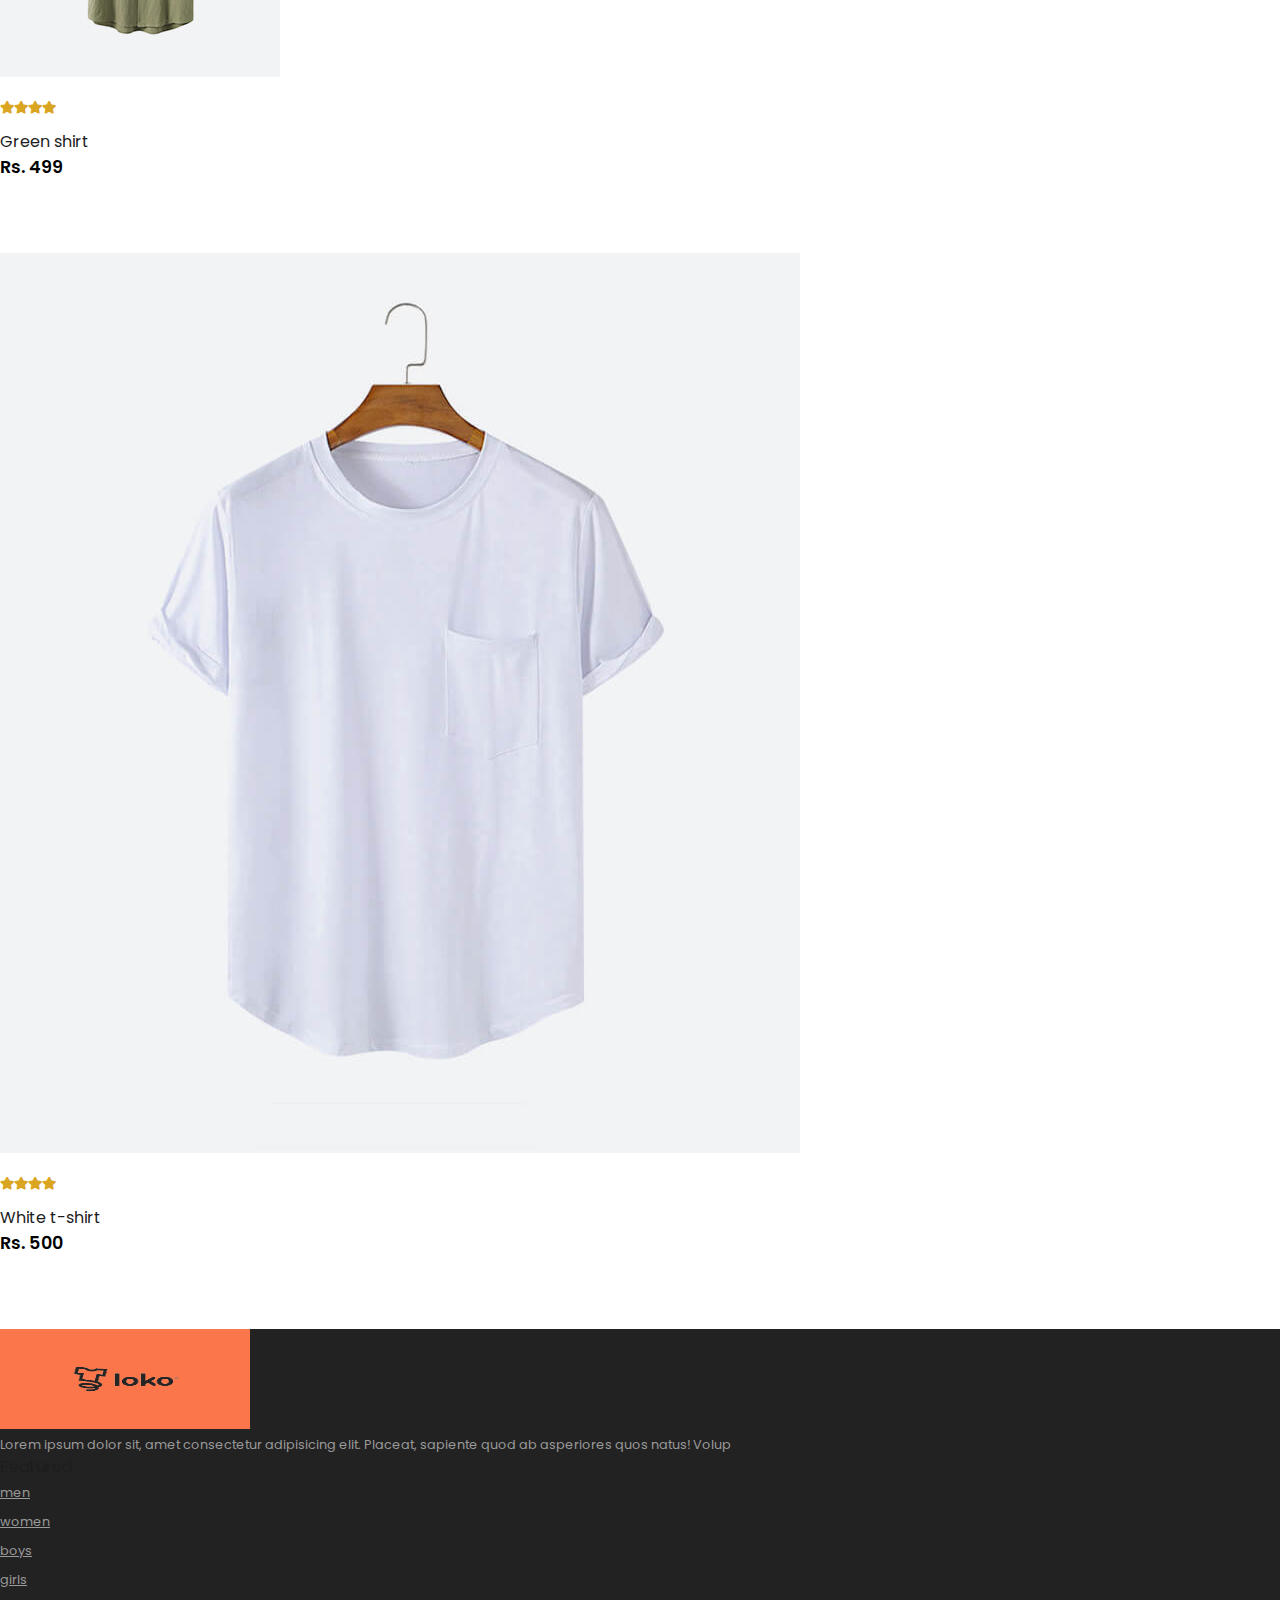
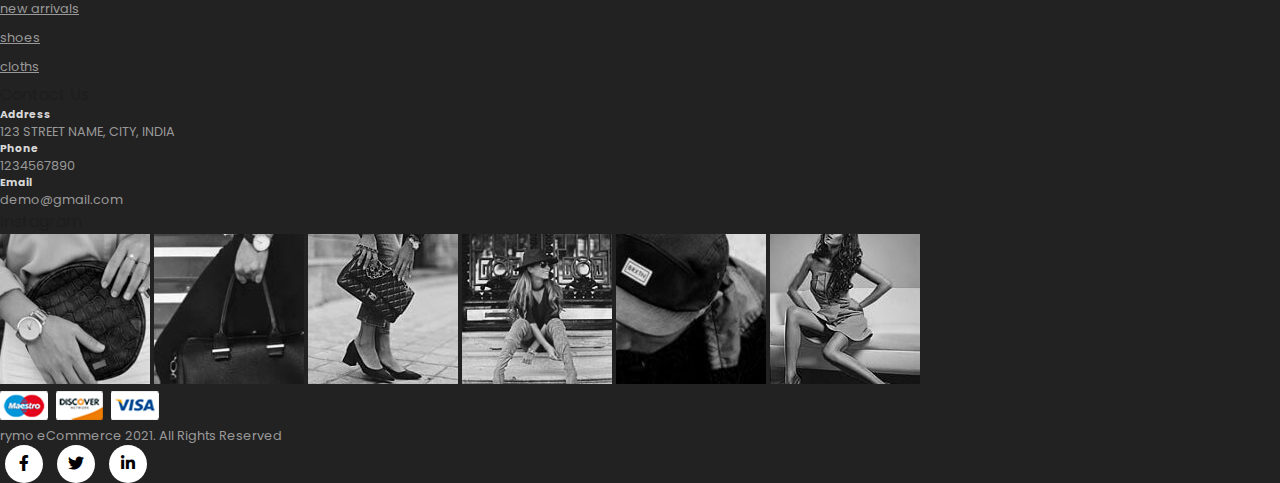
<file: shop.html>
<!DOCTYPE html>
<html lang="en">
  <head>
    <meta charset="UTF-8" />
    <meta http-equiv="X-UA-Compatible" content="IE=edge" />
    <meta name="viewport" content="width=device-width, initial-scale=1.0" />
    <title>Shop</title>

    <link
      rel="stylesheet"
      href="https://stackpath.bootstrapcdn.com/bootstrap/4.1.3/css/bootstrap.min.css"
      integrity="sha384-MCw98/SFnGE8fJT3GXwEOngsV7Zt27NXFoaoApmYm81iuXoPkFOJwJ8ERdknLPMO"
      crossorigin="anonymous" />

    <link
      rel="stylesheet"
      href="https://pro.fontawesome.com/releases/v5.10.0/css/all.css" />

    <link rel="stylesheet" href="style.css" />
  </head>

  <body>
    <nav class="navbar navbar-expand-lg navbar-light bg-white py-3 fixed-top">
      <div class="container">
        <img src="img/logo.png" class="logo" alt="" />
        <button
          class="navbar-toggler"
          type="button"
          data-bs-toggle="collapse"
          data-bs-target="#navbarSupportedContent"
          aria-controls="navbarSupportedContent"
          aria-expanded="false"
          aria-label="Toggle navigation">
          <span><i id="bar" class="fas fa-bars"></i></span>
        </button>
        <div class="collapse navbar-collapse" id="navbarSupportedContent">
          <ul class="navbar-nav ml-auto">
            <li class="nav-item">
              <a class="nav-link" href="LoginSignup.html">Login | SignUp</a>
            </li>
            <li class="nav-item">
              <a class="nav-link" href="index.html">Home</a>
            </li>
            <li class="nav-item">
              <a class="nav-link active" href="#">Shop</a>
            </li>
            <li class="nav-item">
              <a class="nav-link" href="contactUs.html">Contact Us</a>
            </li>
            <li class="nav-item">
                <i class="fal fa-search"></i>
                <a href="cart.html"><i class="fal fa-shopping-bag"></i></a>
            </li>
        </div>
      </div>
    </nav>

    <section id="featured" class="my-5 py-5">
      <div class="container mt-5 py-5">
        <h2 class="font-weight-bold">Our Featured</h2>
        <hr />
        <p>Here you can check out our new products with fair prices on rymo.</p>
      </div>
      <div class="row mx-auto container" id="product-container">
        <!-- Product cards will be dynamically generated here -->
      </div>
    </section>

    <footer class="mt-5 py-5">
      <div class="row container mx-auto pt-5">
        <div class="footer-one col-lg-3 col-md-6 col-12">
          <img class="logo-footer" src="img/logo.png" alt="" />
          <p class="pt-3">
            Lorem ipsum dolor sit, amet consectetur adipisicing elit. Placeat,
            sapiente quod ab asperiores quos natus! Volup
          </p>
        </div>
        <div class="footer-one col-lg-3 col-md-6 col-12 mb-3">
          <h5 class="pb-2">Featured</h5>
          <ul class="text-uppercase list-unstyled">
            <li><a href="#">men</a></li>
            <li><a href="#">women</a></li>
            <li><a href="#">boys</a></li>
            <li><a href="#">girls</a></li>
            <li><a href="#">new arrivals</a></li>
            <li><a href="#">shoes</a></li>
            <li><a href="#">cloths</a></li>
          </ul>
        </div>
        <div class="footer-one col-lg-3 col-md-6 col-12 mb-3">
          <h5 class="pb-2">Contact Us</h5>
          <div>
            <h6 class="text-uppercase">Address</h6>
            <p>123 STREET NAME, CITY, INDIA</p>
          </div>
          <div>
            <h6 class="text-uppercase">Phone</h6>
            <p>1234567890</p>
          </div>
          <div>
            <h6 class="text-uppercase">Email</h6>
            <p>demo@gmail.com</p>
          </div>
        </div>
        <div class="footer-one col-lg-3 col-md-6 col-12 mb-2">
          <h5 class="pb-2">Instagram</h5>
          <div class="row">
            <img
              class="img-fluid w-25 h-100 m-2"
              src="img/insta/1.jpg"
              alt="" />
            <img
              class="img-fluid w-25 h-100 m-2"
              src="img/insta/2.jpg"
              alt="" />
            <img
              class="img-fluid w-25 h-100 m-2"
              src="img/insta/3.jpg"
              alt="" />
            <img
              class="img-fluid w-25 h-100 m-2"
              src="img/insta/4.jpg"
              alt="" />
            <img
              class="img-fluid w-25 h-100 m-2"
              src="img/insta/5.jpg"
              alt="" />
            <img
              class="img-fluid w-25 h-100 m-2"
              src="img/insta/6.jpg"
              alt="" />
          </div>
        </div>
      </div>

      <div class="copyright mt-5">
        <div class="row container mx-auto">
          <div class="col-lg-3 col-md-6 col-12">
            <img src="img/payment.png" alt="" />
          </div>
          <div class="col-lg-4 col-md-6 col-12 text-nowrap">
            <p>rymo eCommerce 2021. All Rights Reserved</p>
          </div>
          <div class="col-lg-4 col-md-6 col-12">
            <a href="#"><i class="fab fa-facebook-f"></i></a>
            <a href="#"><i class="fab fa-twitter"></i></a>
            <a href="#"><i class="fab fa-linkedin-in"></i></a>
          </div>
        </div>
      </div>
    </footer>

    <script src="script.js"></script>

    <script
      src="https://cdn.jsdelivr.net/npm/@popperjs/core@2.9.1/dist/umd/popper.min.js"
      integrity="sha384-SR1sx49pcuLnqZUnnPwx6FCym0wLsk5JZuNx2bPPENzswTNFaQU1RDvt3wT4gWFG"
      crossorigin="anonymous"></script>
    <script
      src="https://cdn.jsdelivr.net/npm/bootstrap@5.0.0-beta3/dist/js/bootstrap.min.js"
      integrity="sha384-j0CNLUeiqtyaRmlzUHCPZ+Gy5fQu0dQ6eZ/xAww941Ai1SxSY+0EQqNXNE6DZiVc"
      crossorigin="anonymous"></script>
  </body>
</html>
</file>
<file: style.css>
@import url("https://fonts.googleapis.com/css2?family=Poppins:wght@100;200;300;400;500;600;700;800;900&display=swap");
* {
  margin: 0;
  padding: 0;
  box-sizing: border-box;
}

body {
  font-family: "Poppins", sans-serif;
}

h1 {
  font-size: 2.5rem;
  font-weight: 700;
}

h2 {
  font-size: 1.8rem;
  font-weight: 600;
}

h3 {
  font-size: 1.4rem;
  font-weight: 800;
}

h4 {
  font-size: 1.1rem;
  font-weight: 600;
}

h5 {
  font-size: 1rem;
  font-weight: 400;
  color: #1d1d1d;
}

h6 {
  color: #d8d8d8;
}

.logo {
  height: 100px;
  width: 200px;
}

.logo-footer {
  height: 100px;
  width: 250px;
  background-color: #fb774b;
}

button {
  font-size: 0.8rem;
  font-weight: 700;
  outline: none;
  border: none;
  background-color: #1d1d1d;
  color: aliceblue;
  padding: 13px 30px;
  cursor: pointer;
  text-transform: uppercase;
  transition: 0.3s ease;
}

button:hover {
  background-color: 3a3833;
}

hr {
  width: 30px;
  height: 2px;
  background-color: #fb774b;
}

.star {
  padding: 10px 0;
}

.star i {
  font-size: 0.8rem;
  color: goldenrod;
}
.navbar {
  font-size: 16px;
  top: 0;
  left: 0;
  box-shadow: 0 5px 10px rgba(0, 0, 0, 0.1);
}

.navbar-light .navbar-nav .nav-link {
  padding: 0 20px;
  color: black;
  transition: 0.3s ease;
}

.navbar-light .navbar-nav .nav-link:hover,
.navbar i:hover,
.navbar-light .navbar-nav .nav-link.active,
.navbar i.active {
  color: coral;
}

.navbar i {
  font-size: 1.2rem;
  padding: 0 7px;
  cursor: pointer;
  font-weight: 500;
  transition: 0.3s ease;
}

#bar {
  font-size: 1.5rem;
  padding: 7px;
  cursor: pointer;
  font-weight: 500;
  transition: 0.3s ease;
  color: black;
}

#bar:hover,
#bar.active {
  color: #fff;
}

/* Mobile Nav */
.navbar-light navbar-toggler {
  border: none;
  outline: none;
}

@media only screen and (max-width: 991px) {
  body > nav > div > button:hover,
  body > nav > div > button:focus {
    background-color: #fb774b;
  }
  body > nav > div > button:hover #bar,
  body > nav > div > button:focus #bar {
    color: #fff;
  }

  #navbarSupportedContent > ul {
    margin: 1rem;
    justify-content: flex-end;
    align-items: flex-end;
    text-align: right;
  }
  #navbarSupportedContent > ul > li:nth-child(n) > a {
    padding: 10px 0;
  }
}

#home {
  background-image: url("img/back.jpg");
  width: 100%;
  height: 100vh;
  background-size: cover;
  background-position: top 60px center;
  display: flex;
  flex-direction: column;
  justify-content: center;
  align-items: flex-start;
}

#home span {
  color: coral;
}

#new .one img {
  width: 100%;
  height: 100%;
  background-position: center center;
  background-repeat: no-repeat;
  background-size: cover;
  position: relative;
}

#new .one .details {
  position: absolute;
  width: 100%;
  height: 100%;
  top: 0;
  left: 0;
  transition: 0.3s ease;
}

#new .one:hover .details {
  cursor: pointer;
  background-color: rgba(245, 178, 178, 0.7);
}

#new .one .details button {
  display: inline-block;
  font-size: 14px;
  font-weight: 500;
  color: #2a2a2a;
  background: none;
  text-transform: uppercase;
  border-bottom: 1px solid #2a2a2a;
  padding: 2.5px;
  transform: translateY(70px);
  transition: 0.3s ease;
}

#new .one .details button:hover {
  color: #fff;
  border-bottom: 1px solid #fff;
}

#new .one:nth-child(1) .details {
  display: flex;
  justify-content: center;
  flex-direction: column;
  align-items: flex-start;
  text-align: start;
}

#new .one:nth-child(2) .details {
  display: flex;
  justify-content: center;
  flex-direction: column;
  align-items: center;
  text-align: center;
}

#new .one:nth-child(3) .details {
  display: flex;
  justify-content: center;
  flex-direction: column;
  align-items: flex-end;
  text-align: end;
}

/* Products */

.product {
  cursor: pointer;
  margin-bottom: 2rem;
}

.product img {
  transform: 0.3s all;
}

.product:hover img {
  opacity: 0.7;
}

.product .buy-btn {
  background: #fb774b;
  transform: translateY(20px);
  opacity: 0;
  transition: 0.3s all;
}

.product:hover .buy-btn {
  transform: translateY(0);
  opacity: 1;
}

/* BANNER */

#banner {
  background-image: url("img/banner/2.jpg");
  width: 100%;
  height: 60vh;
  background-size: cover;
  background-position: top 70px center;
  background-repeat: no-repeat;
  background-attachment: fixed;
  display: flex;
  flex-direction: column;
  justify-content: center;
  align-items: flex-start;
}

#banner h4 {
  color: #d8d8d8;
}

#banner h1 {
  color: #fff;
}

#banner button {
  background-color: #fb774b;
}

/* FOOTER */

footer {
  background-color: #222222;
}

footer li {
  padding-bottom: 4px;
}

footer li a {
  font-size: 0.8rem;
  color: #999;
}

footer li a:hover {
  font-size: 0.8rem;
  color: #d8d8d8;
}

footer p {
  color: #999;
  font-size: 0.8rem;
}

footer .copyright a {
  color: #000;
  width: 38px;
  height: 38px;
  background-color: #fff;
  display: inline-block;
  text-align: center;
  line-height: 38px;
  border-radius: 50%;
  transition: 0.3s ease;
  margin: 0 5px;
}

footer .copyright a:hover {
  color: #fff;
  background-color: #fb774b;
}

/* CART */

#cart-container {
  overflow-x: auto;
}

#cart-container table {
  border-collapse: collapse;
  width: 100%;
  table-layout: fixed;
  white-space: nowrap;
}

#cart-container table thead {
  font-weight: 700;
}

#cart-container table thead td {
  background: #fd8c66;
  color: #fff;
  border: none;
  padding: 6px 0;
}

#cart-container table td {
  border: 1px solid #b6b3b3;
  text-align: center;
}

#cart-container table td:nth-child(1) {
  width: 100px;
}

#cart-container table td:nth-child(2),
#cart-container table td:nth-child(3) {
  width: 200px;
}

#cart-container table td:nth-child(4),
#cart-container table td:nth-child(5),
#cart-container table td:nth-child(6) {
  width: 170px;
}

#cart-container table tbody img {
  width: 100px;
  height: 80px;
  object-fit: cover;
}

#cart-container table tbody i{
  color: #8d8c89;
}

#cart-bottom .coupon>div,
#cart-bottom .total>div {
  border: 1px solid #b6b3b3;
}

#cart-bottom .coupon h5,
#cart-bottom .total h5 {
  background: #fd8c66;
  color: #fff;
  border: none;
  padding: 6px 12px;
  font-weight: 700;
}

#cart-bottom .coupon p,
#cart-bottom .coupon input {
  padding: 0 12px;
}

#cart-bottom .coupon input {
  height: 44px;
}

#cart-bottom .coupon input,
#cart-bottom .coupon button {
  margin: 0 0 20px 12px;
}

#cart-bottom .total div>div {
  padding: 0 12px;
}

#cart-bottom .total h6 {
  color: #2a2a2a;
}

.second-hr {
  background: #b8b8b8;
  width: 100%;
  height: 1px;
}

#cart-bottom .total div>button {
  margin: 0 12px 20px 0;
  display: flex;
  justify-content: flex-end;
}
</file>
<file: contactus.css>
/* ABOUT US */

*, *:before, *:after {
    box-sizing: border-box;
    -webkit-font-smoothing: antialiased;
    -moz-osx-font-smoothing: grayscale;
  }
  
  body {
    background: linear-gradient(to right, #fd8c66 0%, #eb466b 100%);
    font-size: 12px;
  }
  
  body, button, input {
    font-family: 'Montserrat', sans-serif;
    font-weight:700;
    letter-spacing: 1.4px;
  }
  
  .background {
    display: flex;
    min-height: 100vh;
  }
  
  .contactus-container {
    flex: 0 1 900px;
    margin: auto;
    padding: 10px;
    
  }
  
  .screen {
    position: relative;
    background: #3e3e3e;
    border-radius: 15px;
  }
  
  .screen:after {
    content: '';
    display: block;
    position: absolute;
    top: 0;
    left: 20px;
    right: 20px;
    bottom: 0;
    border-radius: 15px;
    box-shadow: 0 20px 40px rgba(0, 0, 0, .4);
    z-index: -1;
  }
  
  .screen-body {
    display: flex;
  }
  
  .screen-body-item {
    flex: 1;
    padding: 50px;
  }
  
  .screen-body-item.left {
    display: flex;
    flex-direction: column;
  }
  
  .app-title {
    display: flex;
    flex-direction: column;
    position: relative;
    color: #fd8c66;
    font-size: 26px;
  }
  
  .app-title:after {
    content: '';
    display: block;
    position: absolute;
    left: 0;
    bottom: -10px;
    width: 25px;
    height: 4px;
    background: #fd8c66;
  }
  
  .app-contact {
    margin-top: auto;
    font-size: 8px;
    color: #888;
  }
  
  .app-form-group {
    margin-bottom: 15px;
  }
  
  .app-form-group.message {
    margin-top: 40px;
  }
  
  .app-form-group.buttons {
    margin-bottom: 0;
    text-align: right;
  }
  
  .app-form-control {
    width: 100%;
    padding: 10px 0;
    background: none;
    border: none;
    border-bottom: 1px solid #666;
    color: #ddd;
    font-size: 14px;
    text-transform: uppercase;
    outline: none;
    transition: border-color .2s;
  }
  
  .app-form-control::placeholder {
    color: #666;
  }
  
  .app-form-control:focus {
    border-bottom-color: #ddd;
  }
  
  .app-form-button {
    background: none;
    border: none;
    color: #fd8c66;
    font-size: 14px;
    cursor: pointer;
    outline: none;
  }
  
  .app-form-button:hover {
    color: #fd8c66;
  }
  
  
  @media screen and (max-width: 520px) {
    .screen-body {
      flex-direction: column;
    }
  
    .screen-body-item.left {
      margin-bottom: 30px;
    }
  
    .app-title {
      flex-direction: row;
    }
  
    .app-title span {
      margin-right: 12px;
    }
  
    .app-title:after {
      display: none;
    }
  }
  
  @media screen and (max-width: 600px) {
    .screen-body {
      padding: 40px;
    }
  
    .screen-body-item {
      padding: 0;
    }
  }
</file>
<file: loginsignup.css>
@import url("https://fonts.googleapis.com/css2?family=Poppins:wght@100;200;300;400;500;600;700;800;900&display=swap");

* {
  padding: 0px;
  margin: 0px;
  box-sizing: border-box;
}

:root {
  --linear-grad: linear-gradient(to right, #fd8c66, #fd8c66);
  --grad-clr1: #fd8c66;
}

body {
  height: 100vh;
  background: #f6f5f7;
  display: grid;
  place-content: center;
  font-family: "Poppins", sans-serif;
}

.container {
  position: relative;
  width: 850px;
  height: 500px;
  background-color: #fff;
  box-shadow: 25px 30px 55px #5557;
  border-radius: 13px;
  overflow: hidden;
}

.form-container {
  position: absolute;
  width: 60%;
  height: 100%;
  padding: 0px 40px;
  transition: all 0.6s ease-in-out;
}

.sign-up-container {
  opacity: 0;
  z-index: 1;
}

.sign-in-container {
  z-index: 2;
}

form {
  height: 100%;
  display: flex;
  flex-direction: column;
  align-items: center;
  justify-content: center;
  padding: 0px 50px;
}

h1 {
  color: var(--grad-clr1);
}

.social-container {
  margin: 20px 0px;
}

.social-container a {
  border: 1px solid #ddd;
  border-radius: 50%;
  display: inline-flex;
  justify-content: center;
  align-items: center;
  margin: 0px 5px;
  height: 40px;
  width: 40px;
}

span {
  font-size: 12px;
}

.infield {
  position: relative;
  margin: 8px 0px;
  width: 100%;
}

input {
  width: 100%;
  padding: 12px 15px;
  background-color: #f3f3f3;
  border: none;
  outline: none;
}

label {
  position: absolute;
  left: 50%;
  top: 100%;
  transform: translateX(-50%);
  width: 0%;
  height: 2px;
  background: var(--linear-grad);
  transition: 0.3s;
}

input:focus ~ label {
  width: 100%;
}

a {
  color: #333;
  font-size: 14px;
  text-decoration: none;
  margin: 15px 0px;
}

a.forgot {
  padding-bottom: 3px;
  border-bottom: 2px solid #eee;
}

button {
  border-radius: 20px;
  border: 1px solid var(--grad-clr1);
  background: var(--grad-clr1);
  color: #fff;
  font-size: 12px;
  font-weight: bold;
  padding: 12px 45px;
  letter-spacing: 1px;
  text-transform: uppercase;
}

.form-container button {
  margin-top: 17px;
  transition: 80ms ease-in;
}

.form-container button:hover {
  background: #fff;
  color: var(--grad-clr1);
}

.overlay-container {
  position: absolute;
  top: 0;
  left: 60%;
  width: 40%;
  height: 100%;
  overflow: hidden;
  transition: transform 0.6s ease-in-out;
  z-index: 9;
}

#overlayBtn {
  cursor: pointer;
  position: absolute;
  left: 50%;
  top: 304px;
  transform: translateX(-50%);
  width: 143.67px;
  height: 40px;
  border: 1px solid #fff;
  background: transparent;
  border-radius: 20px;
}

.overlay {
  position: relative;
  background: var(--linear-grad);
  color: #fff;
  left: -150%;
  height: 100%;
  width: 250%;
  transition: transform 0.6s ease-in-out;
}

.overlay-panel {
  position: absolute;
  display: flex;
  align-items: center;
  justify-content: center;
  flex-direction: column;
  padding: 0px 40px;
  text-align: center;
  height: 100%;
  width: 340px;
  transition: 0.6s ease-in-out;
}

.overlay-left {
  right: 60%;
  transform: translateX(-12%);
}

.overlay-right {
  right: 0;
  transform: translateX(0%);
}

.overlay-panel h1 {
  color: #fff;
}

p {
  font-size: 14px;
  font-weight: 300;
  line-height: 20px;
  letter-spacing: 0.5px;
  margin: 25px 0px 35px;
}

.overlay-panel button {
  border: none;
  background-color: transparent;
}

.right-panel-active .overlay-container {
  transform: translateX(-150%);
}

.right-panel-active .overlay {
  transform: translateX(50%);
}

.right-panel-active .overlay-left {
  transform: translateX(25%);
}

.right-panel-active .overlay-right {
  transform: translateX(35%);
}

.right-panel-active .sign-in-container {
  transform: translateX(20%);
  opacity: 0;
}

.right-panel-active .sign-up-container {
  transform: translateX(66.7%);
  opacity: 1;
  z-index: 5;
  animation: show 0.6s;
}

@keyframes show {
  0%,
  50% {
    opacity: 0;
    z-index: 1;
  }
  50%,
  100% {
    opacity: 1;
    z-index: 5;
  }
}

.btnScaled {
    animation: scaleBtn 0.6s;
}
@keyframes scalBtn {
    0% {
        width: 143.67px;
    }
    50% {
        width: 250px;
    }
    100% {
        width: 143.67px;
    }
}
</file>
